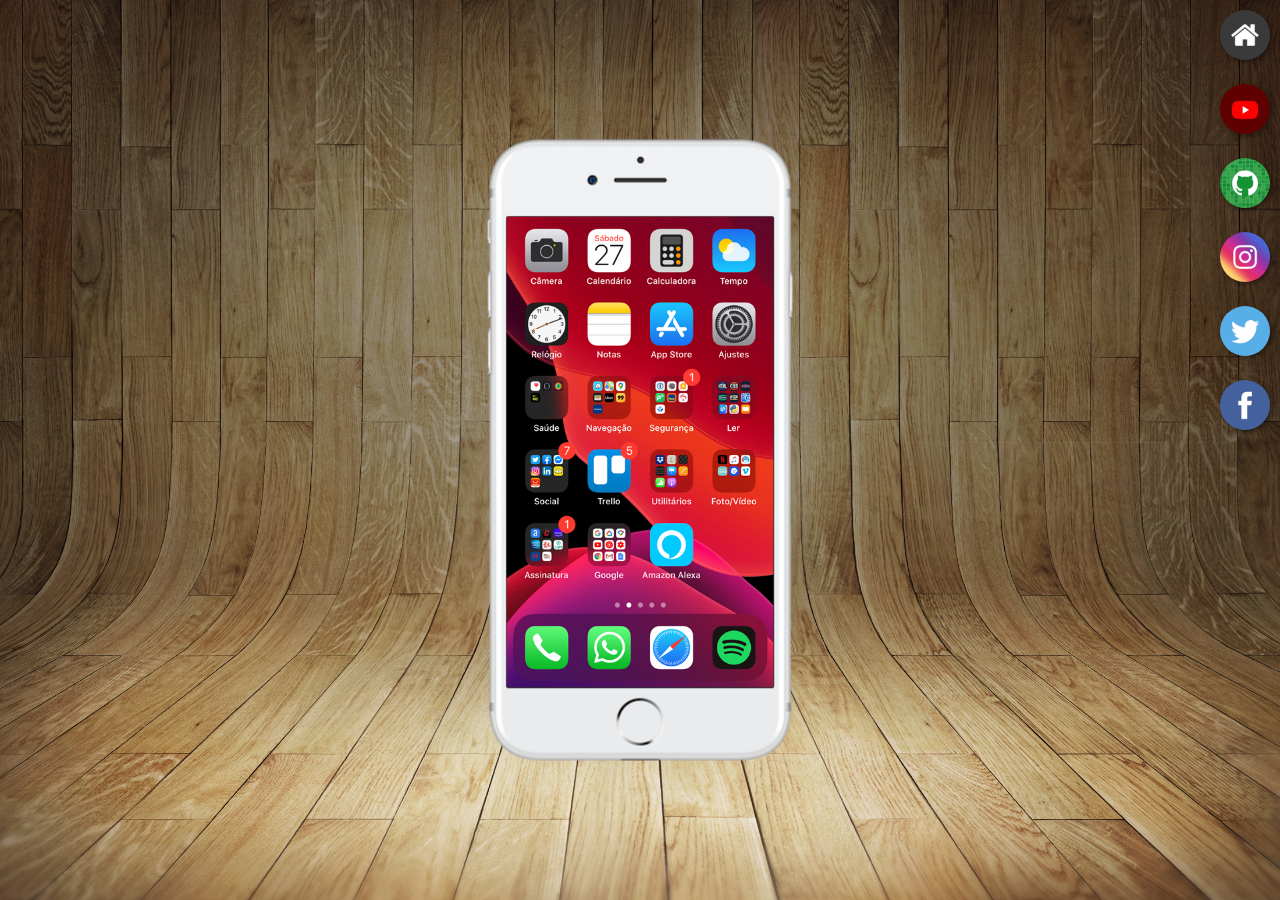
<file: index.html>
<!DOCTYPE html>
<html lang="pt-br">
<head>
    <meta charset="UTF-8">
    <meta name="viewport" content="width=device-width, initial-scale=1.0">
    <link rel="shortcut icon" href="favicon.ico" type="image/x-icon">
    <link rel="stylesheet" href="estilos/style.css">
    <title>Projeto Redes Sociais</title>
</head>
<body>
    <main>
        <section id="telefone">
            <iframe src="home.html" name="tela" id="tela" frameborder="0">
                Seu navegador não é compatível com isso.
            </iframe>
        </section>
        <section id="redes-sociais">
            <a href="home.html" target="tela"><img src="imagens/logo-home.jpg" alt="Home"></a><br>
            <a href="youtube.html" target="tela"><img src="imagens/logo-youtube.jpg" alt="YouTube"></a><br>
            <a href="github.html" target="tela"><img src="imagens/logo-github.jpg" alt="GitHub"></a><br>
            <a href="instagram.html" target="tela"><img src="imagens/logo-instagram.jpg" alt="Instagram"></a><br>
            <a href="twitter.html" target="tela"><img src="imagens/logo-twitter.jpg" alt="Twitter"></a><br>
            <a href="facebook.html
            " target="tela"><img src="imagens/logo-facebook.jpg" alt="Facebook"></a>
        </section>
    </main>
</body>
</html>
</file>
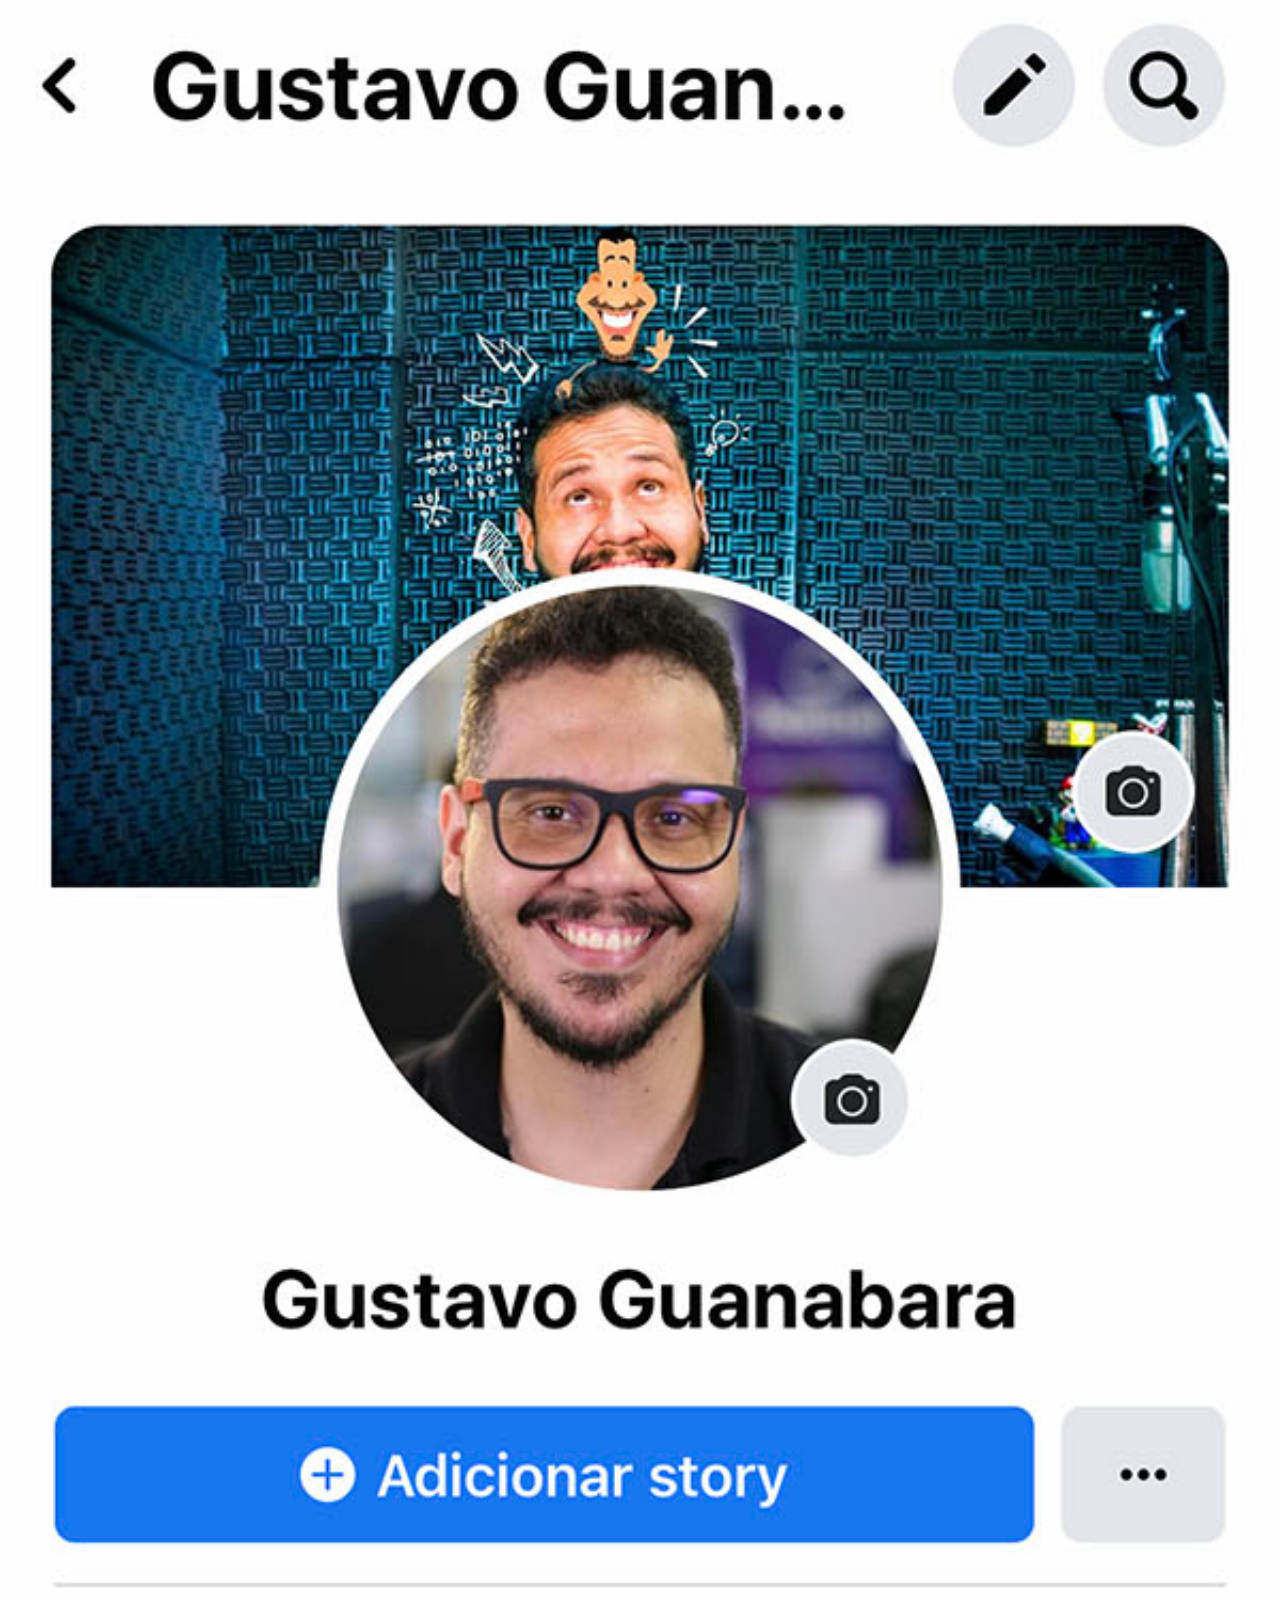
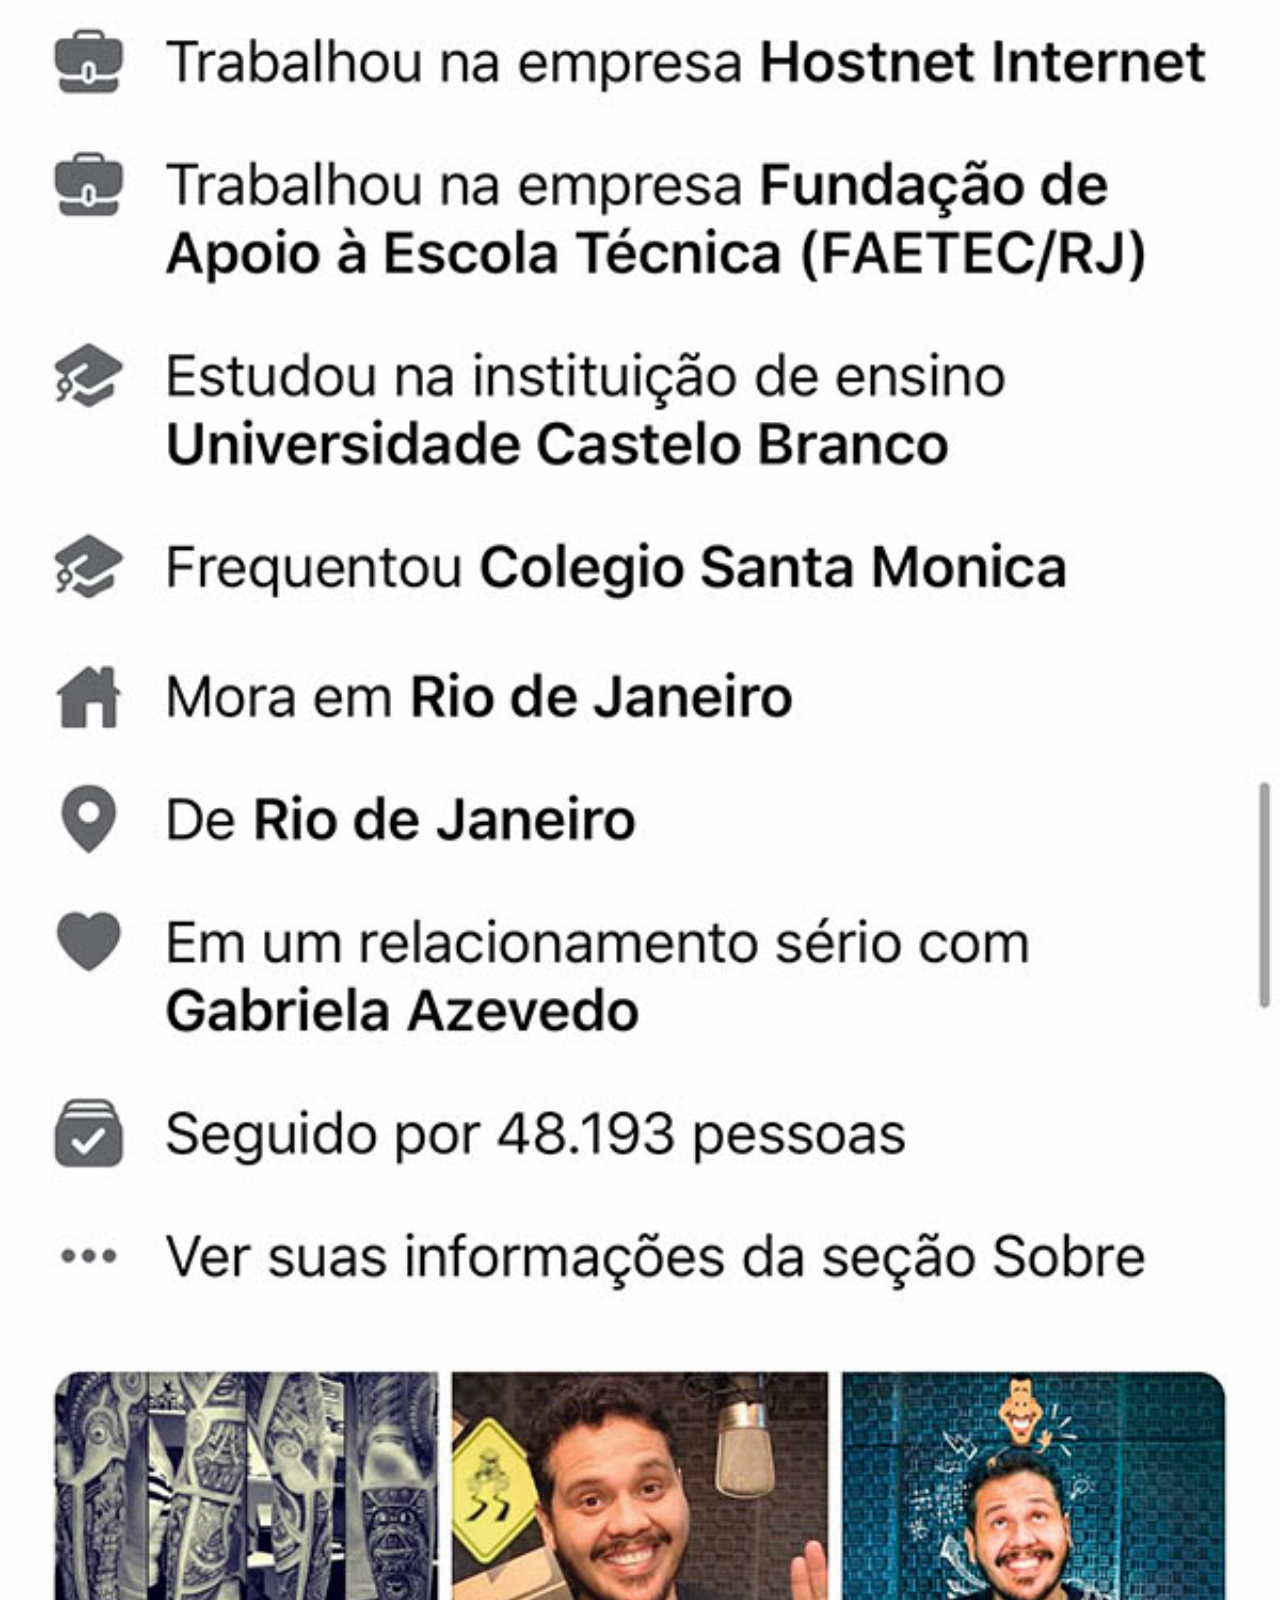
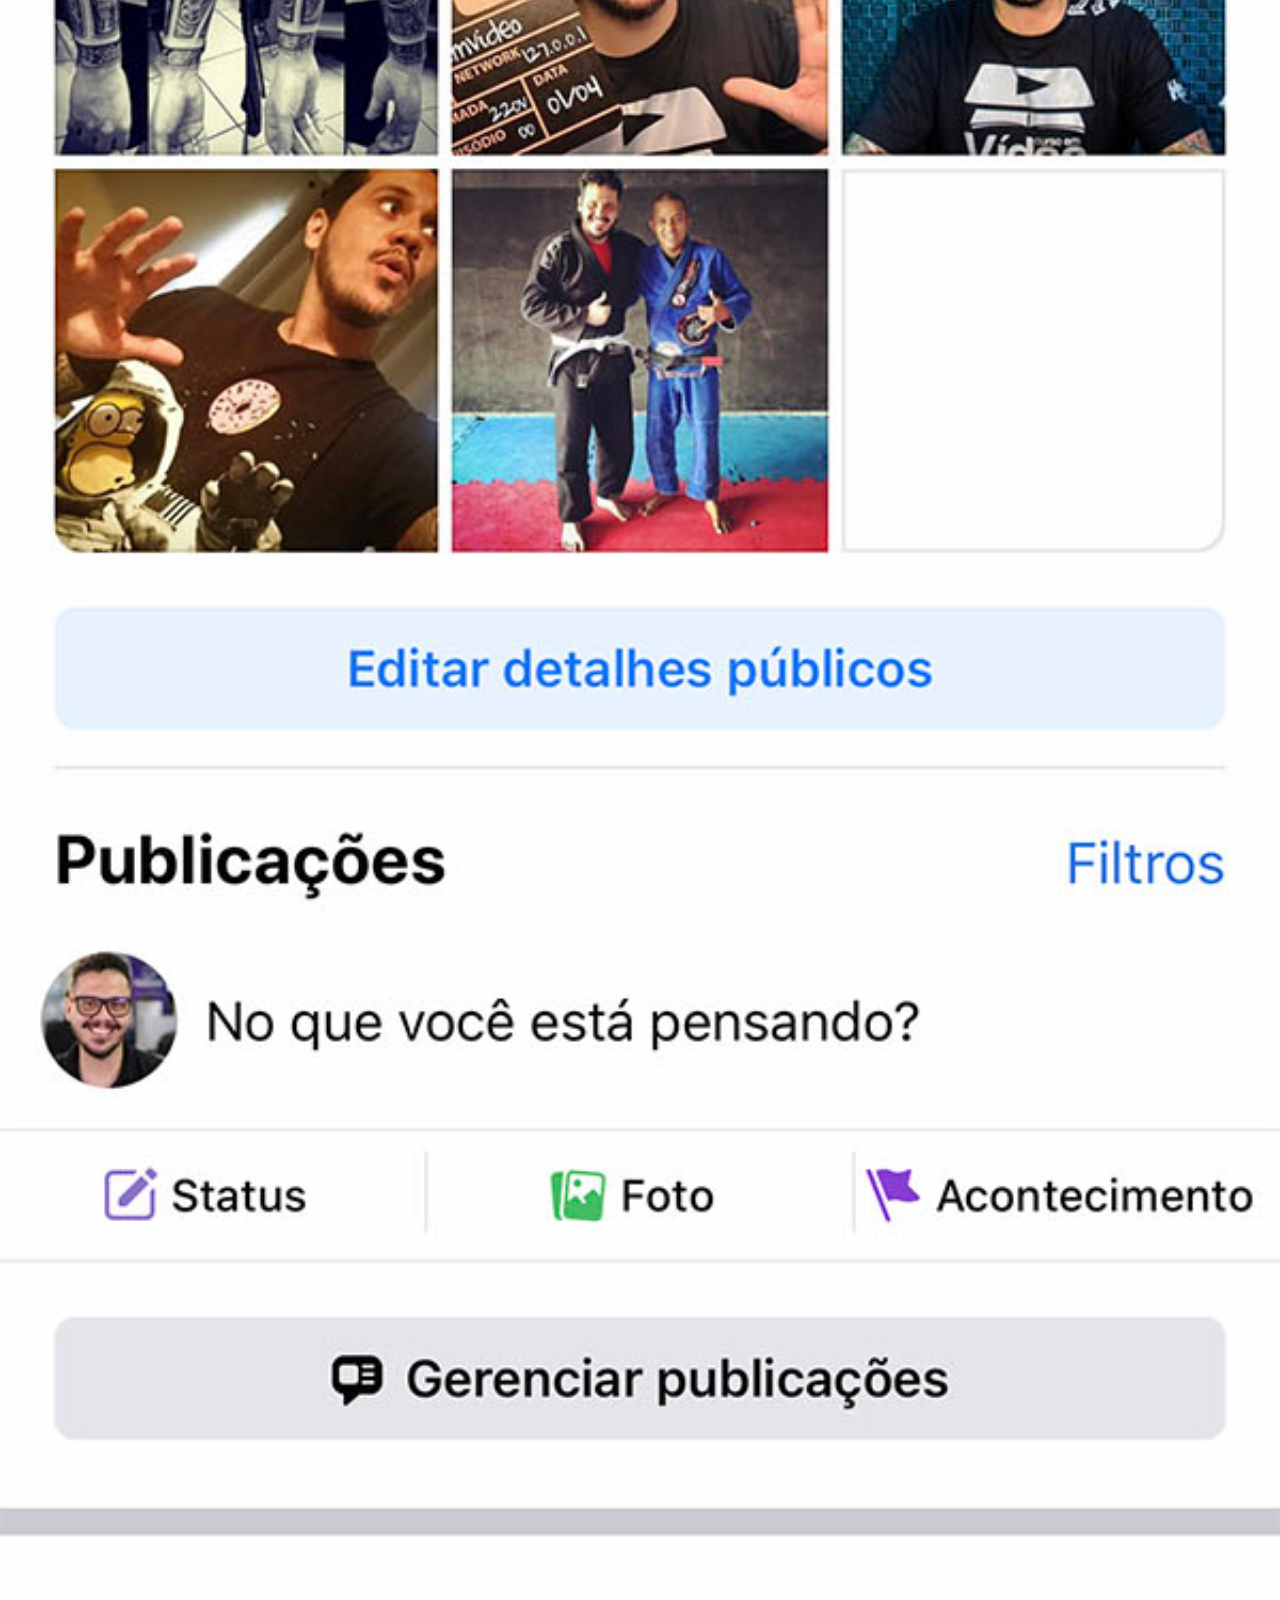
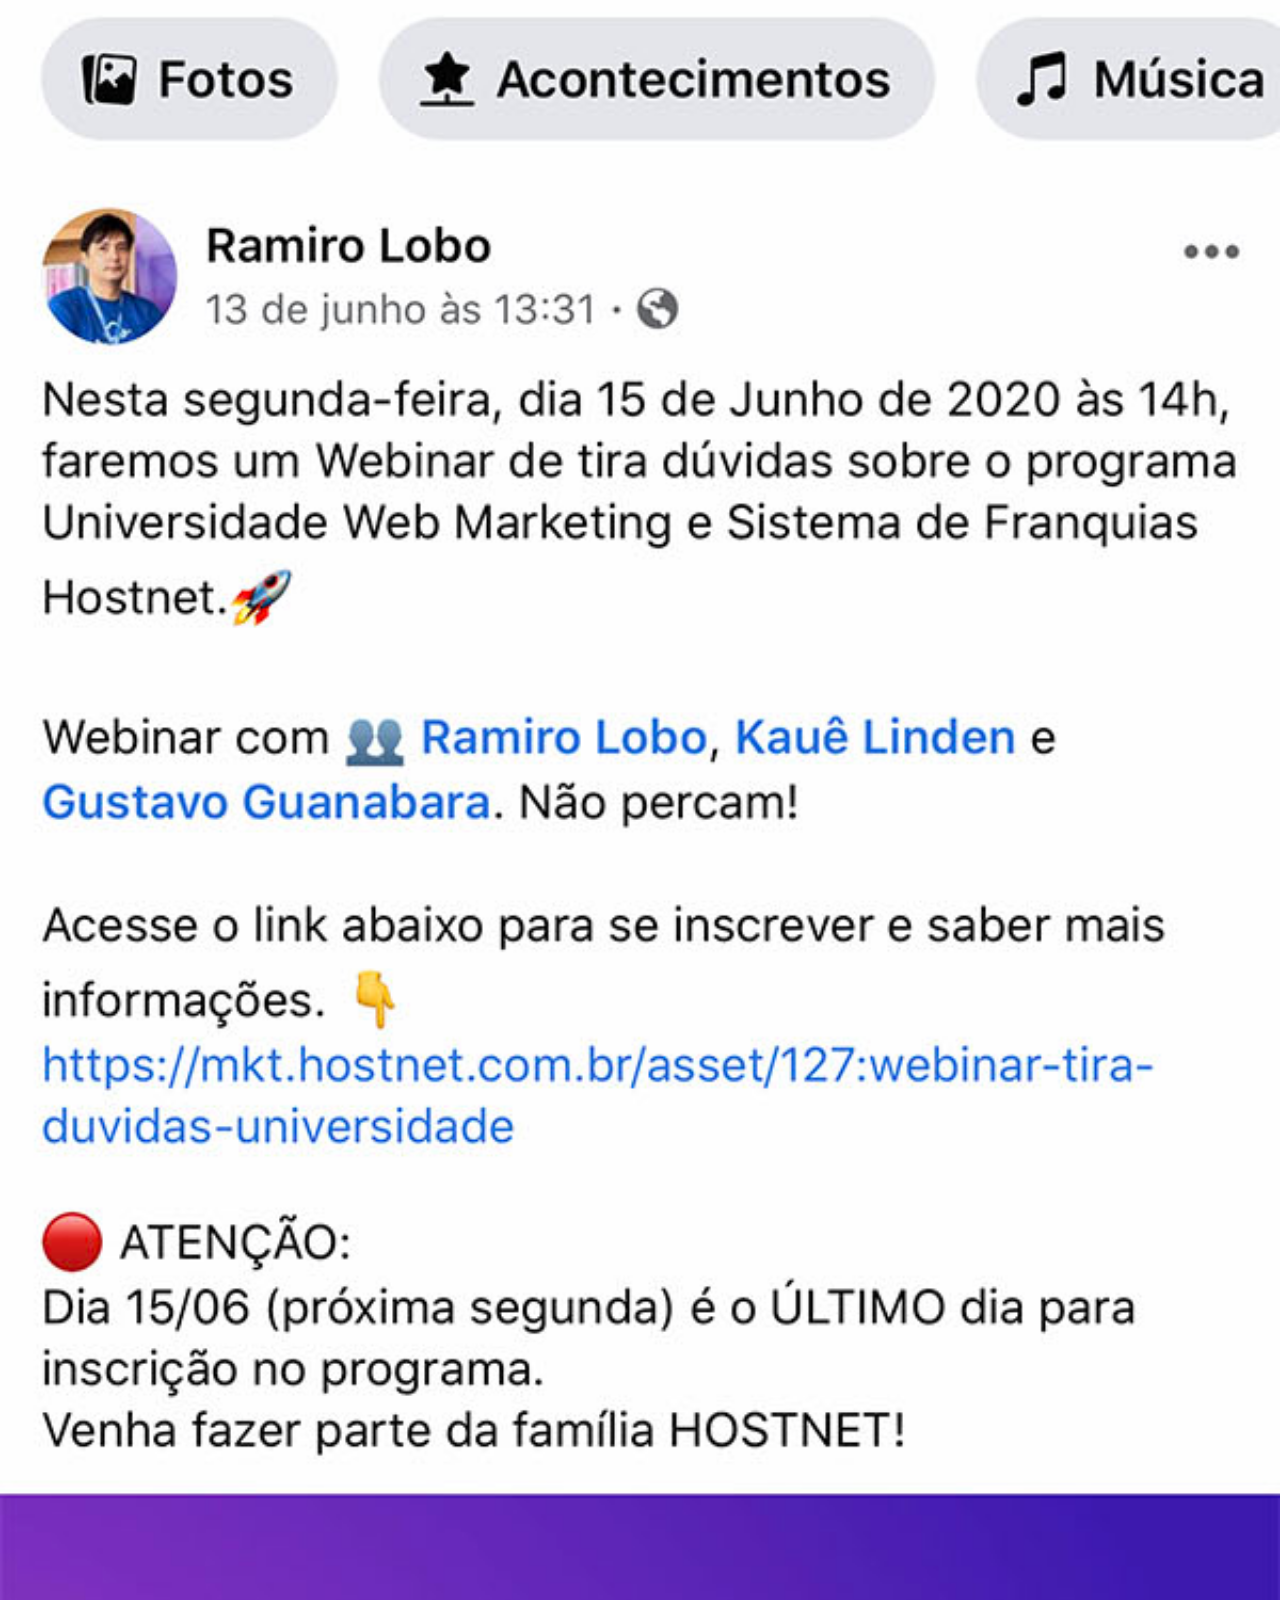
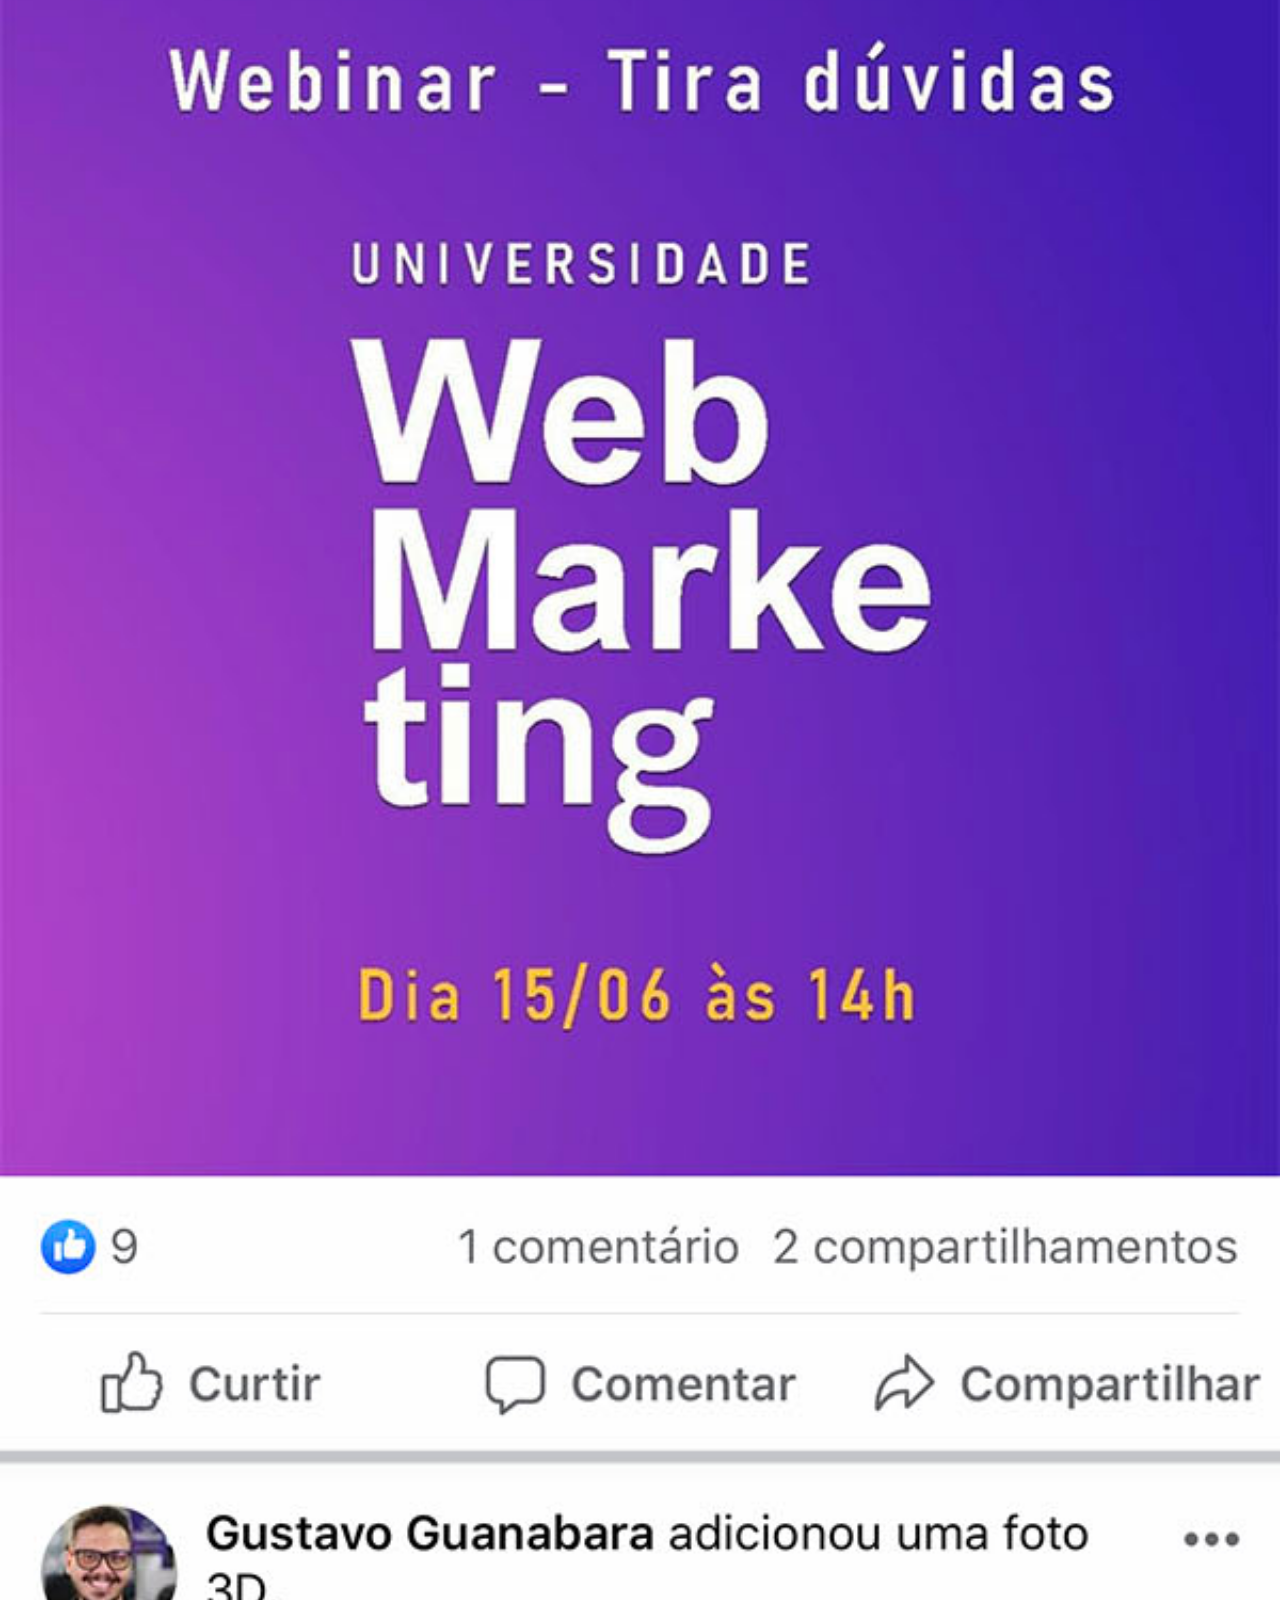
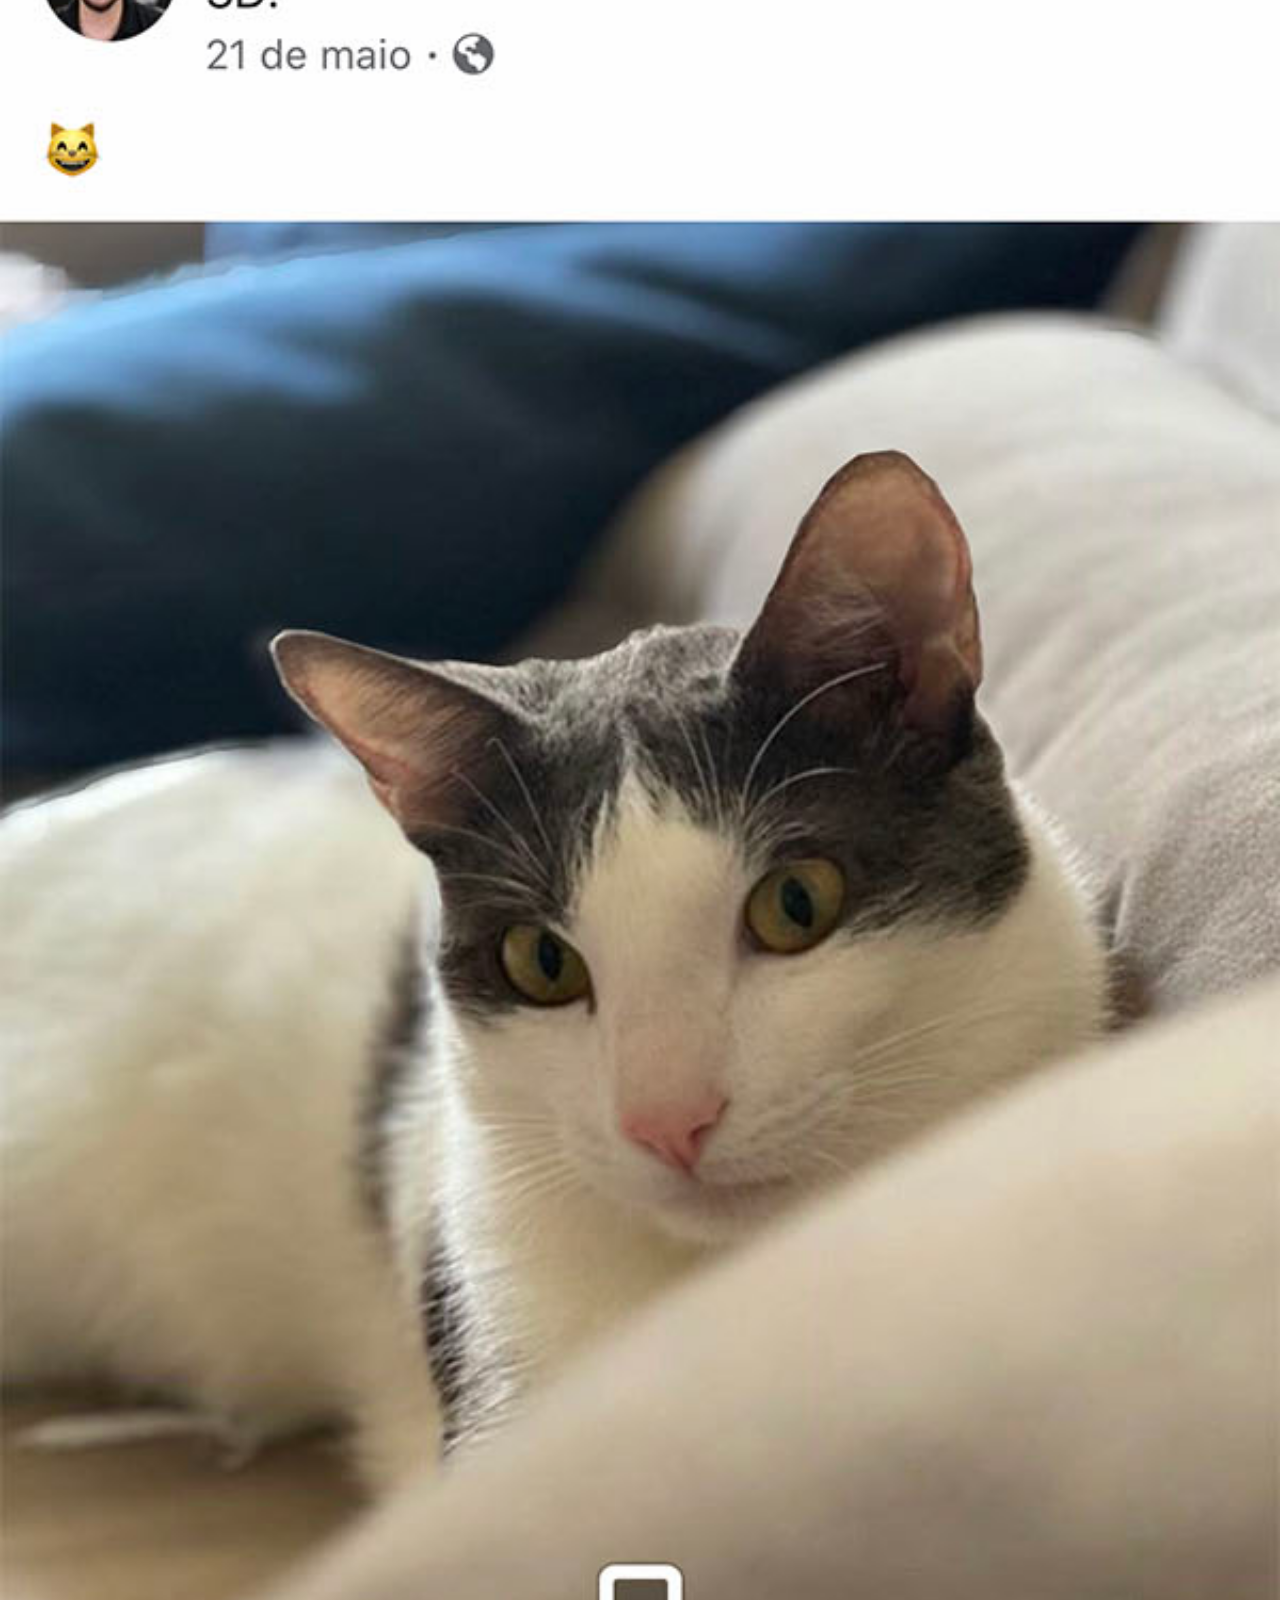
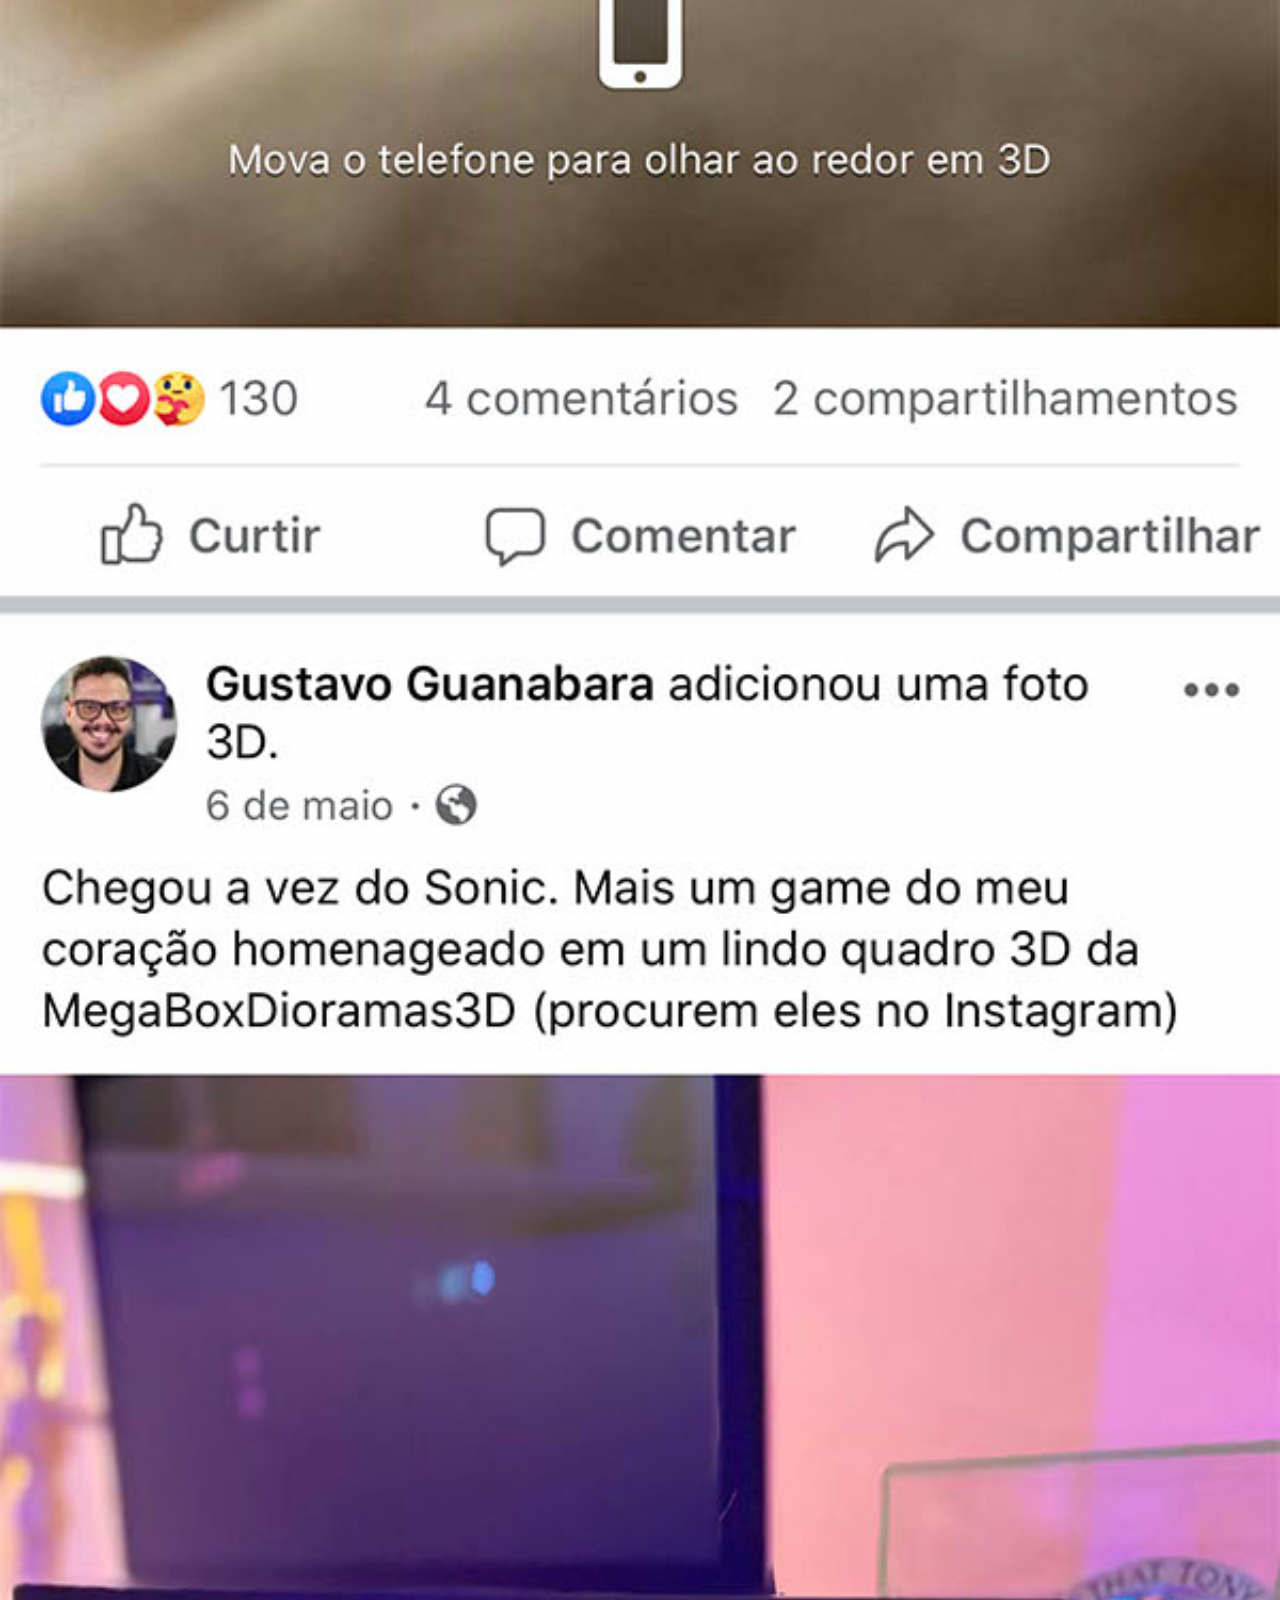
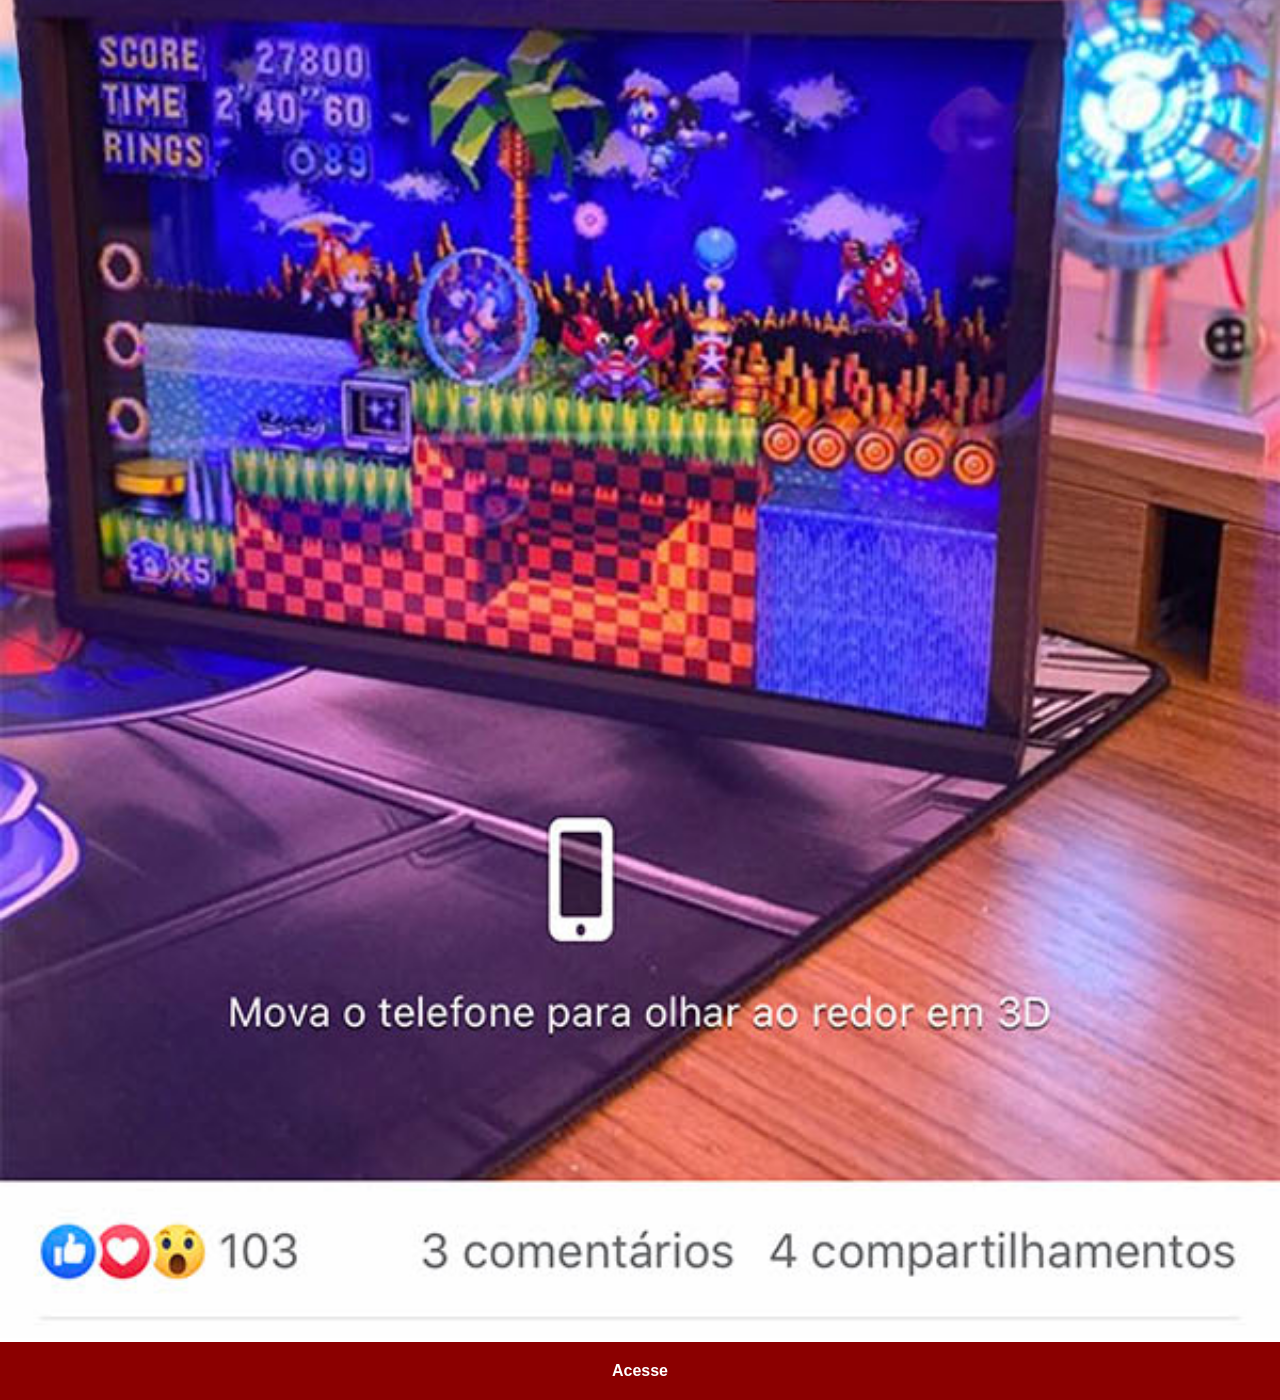
<file: facebook.html>
<!DOCTYPE html>
<html lang="pt-br">
<head>
    <meta charset="UTF-8">
    <meta name="viewport" content="width=device-width, initial-scale=1.0">
    <title>Facebook</title>
    <link rel="stylesheet" href="estilos/social.css">
</head>
<body>
    <img src="imagens/tela-facebook.jpg" alt="Facebook">
    <a href="https://www.facebook.com/gustavoguanabara" target="_blank">Acesse</a>
</body>
</html>
</file>
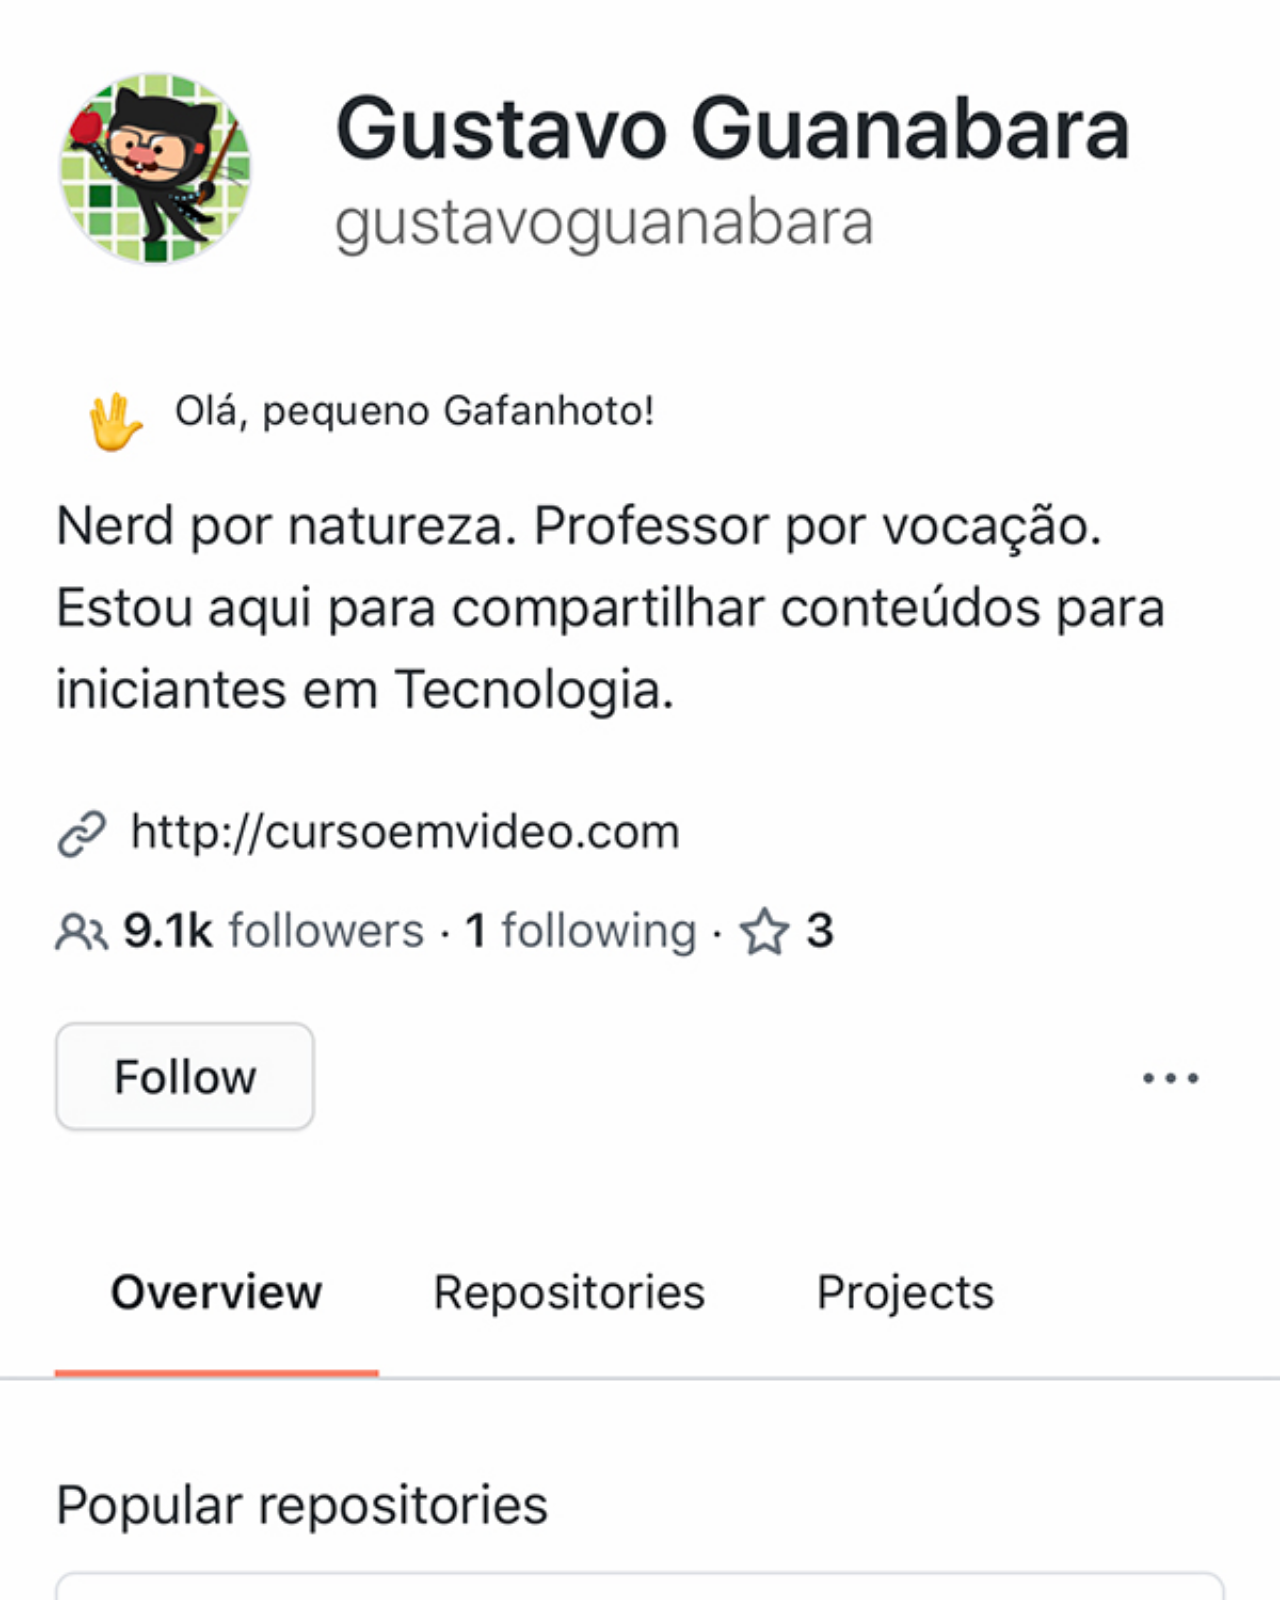
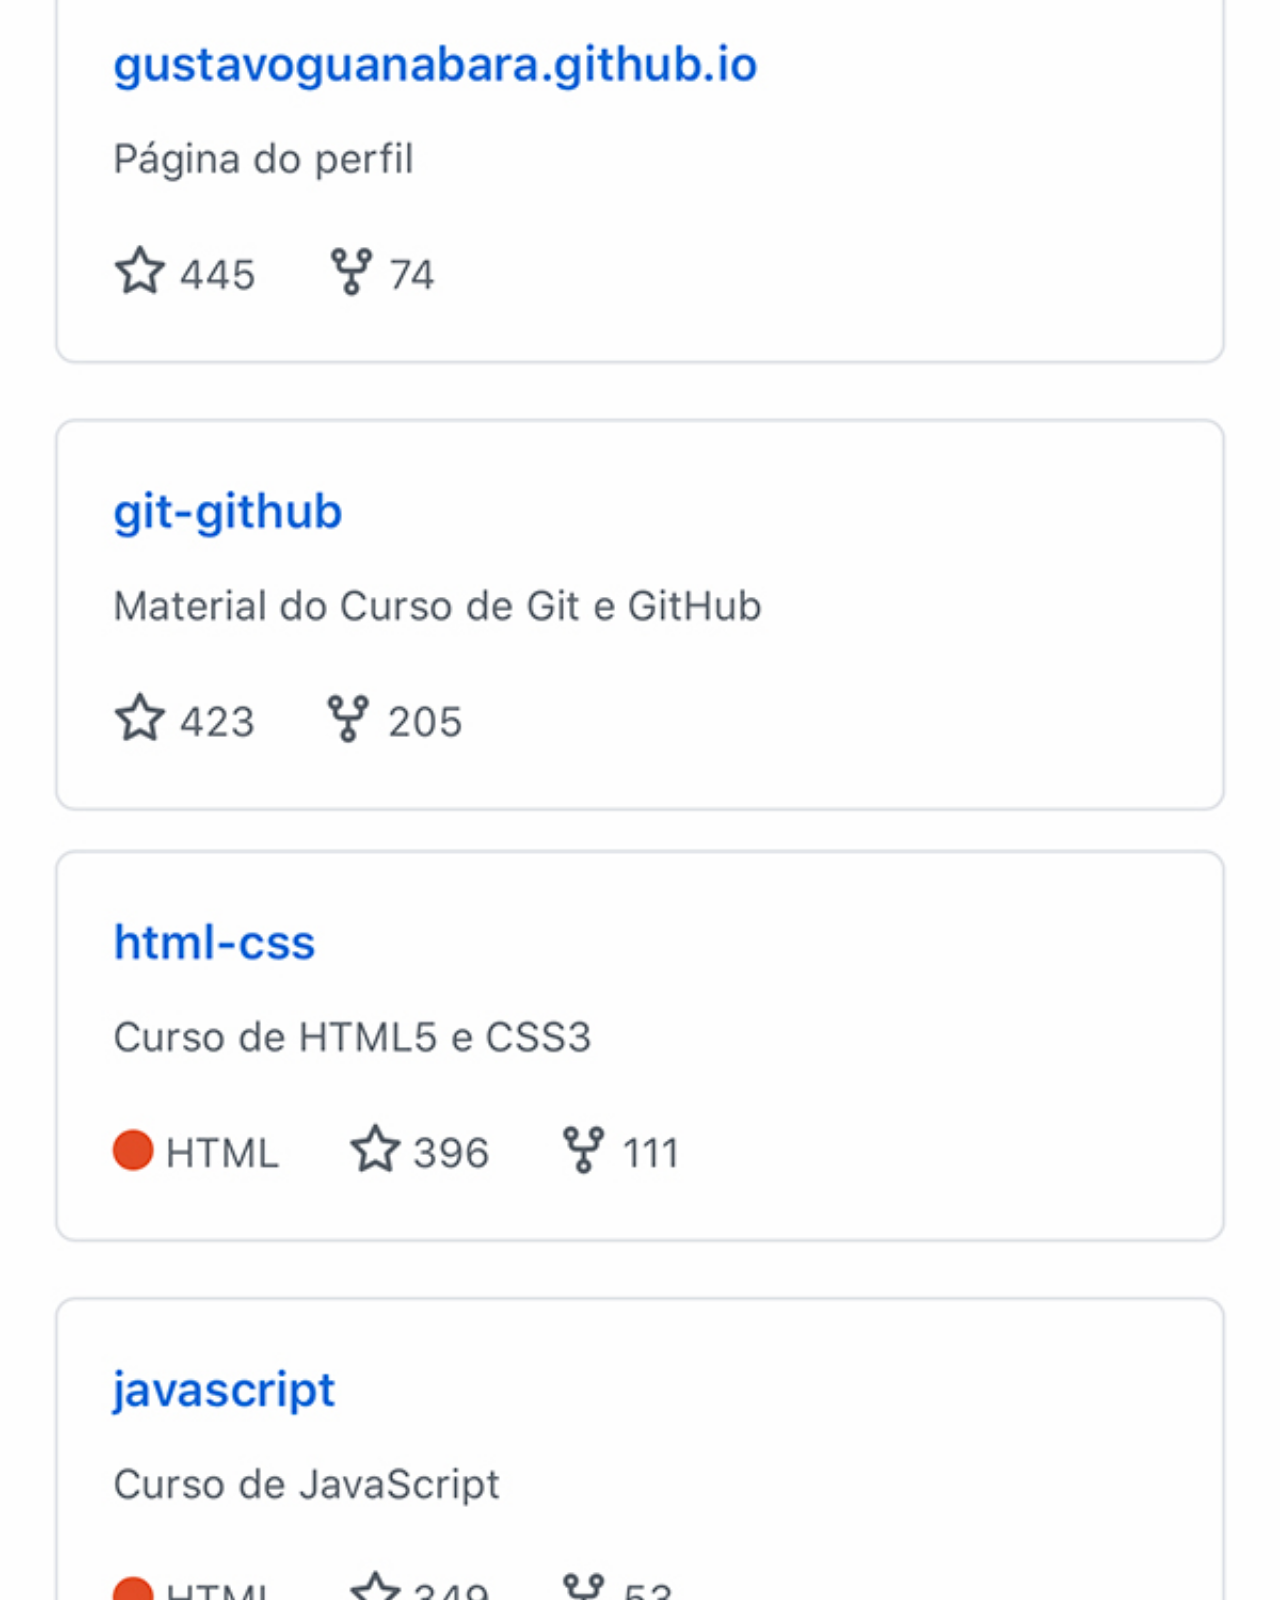
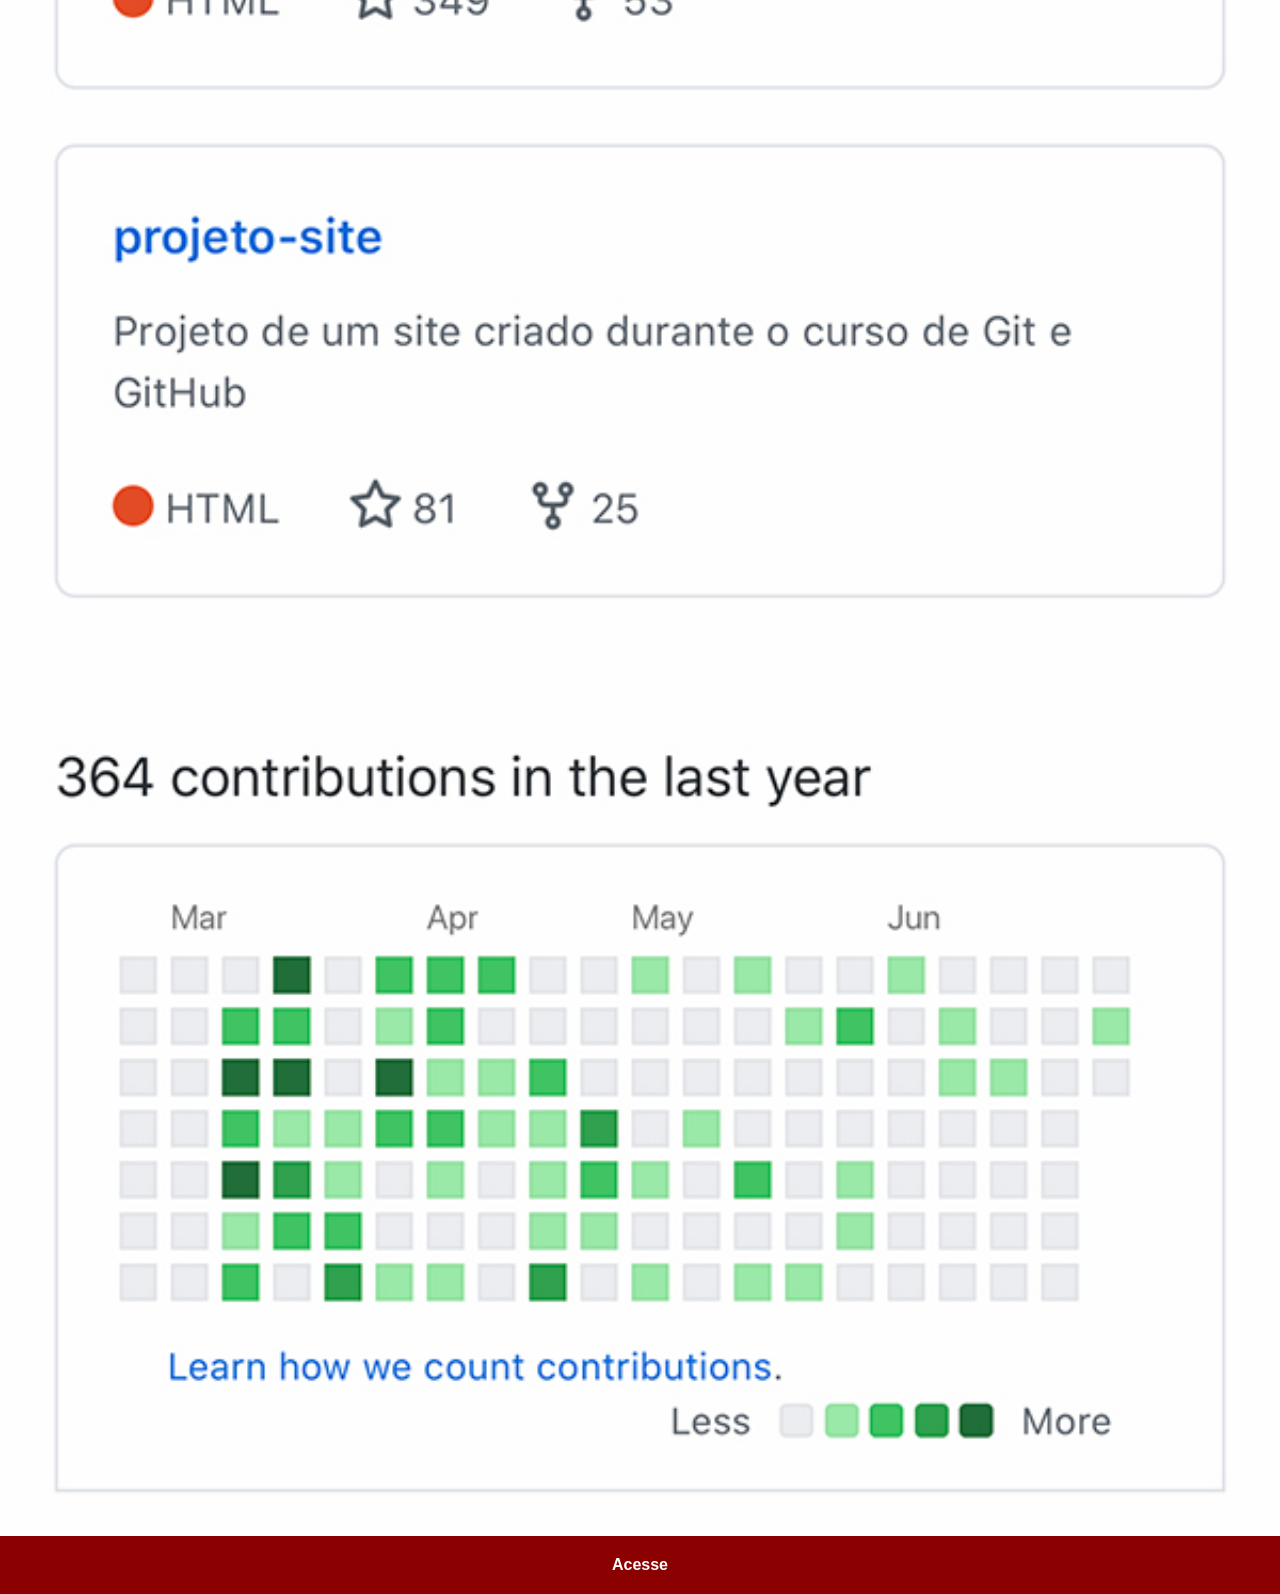
<file: github.html>
<!DOCTYPE html>
<html lang="pt-br">
<head>
    <meta charset="UTF-8">
    <meta name="viewport" content="width=device-width, initial-scale=1.0">
    <title>GitHub</title>
    <link rel="stylesheet" href="estilos/social.css">
</head>
<body>
    <img src="imagens/tela-github.jpg" alt="GitHub">
    <a href="https://github.com/gustavoguanabara" target="_blank">Acesse</a>
</body>
</html>
</file>
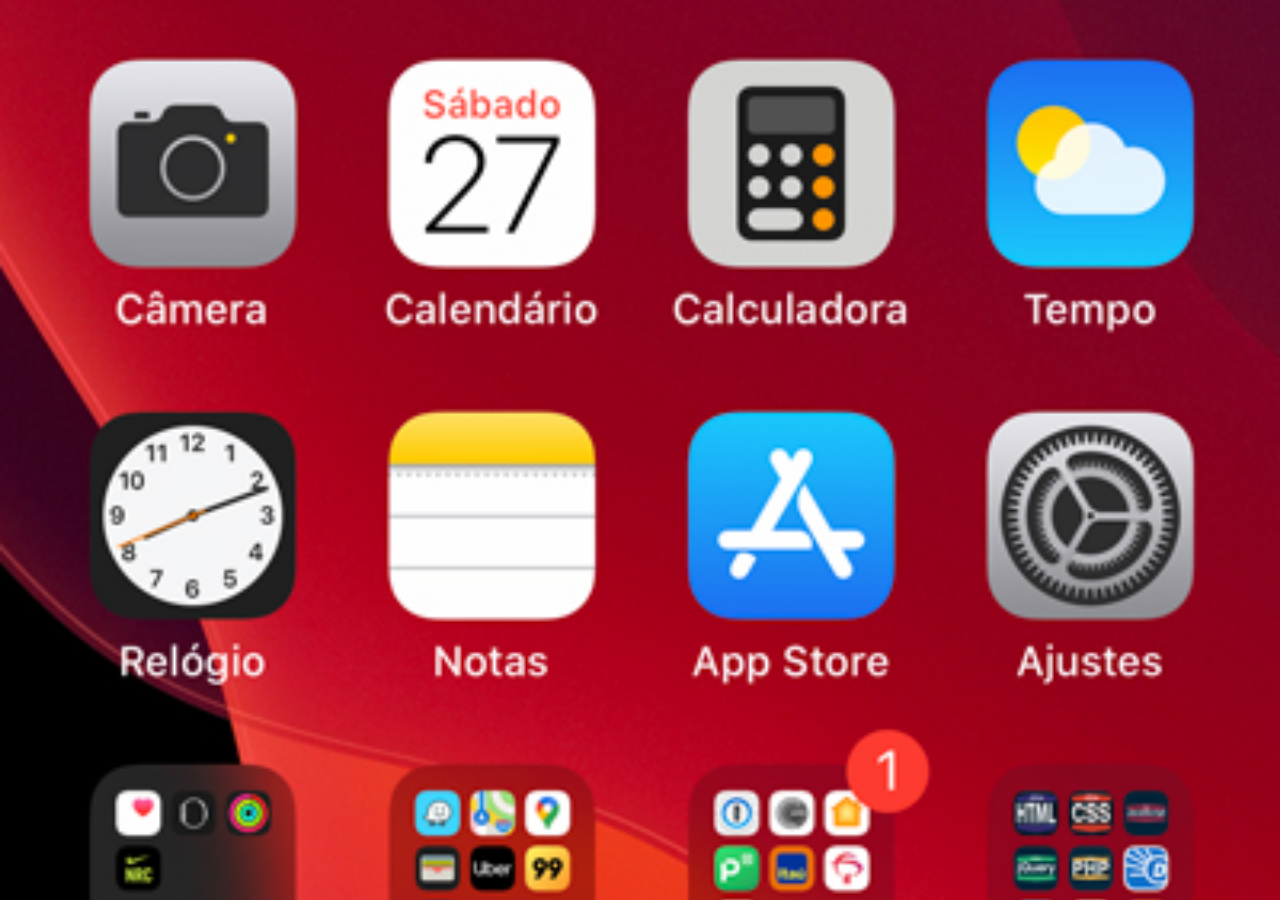
<file: home.html>
<!DOCTYPE html>
<html lang="pt-br">
<head>
    <meta charset="UTF-8">
    <meta name="viewport" content="width=device-width, initial-scale=1.0">
    <title>Home</title>
</head>
<style>
    * {
        margin: 0px;
        padding: 0px;
    }

    body {
        width: 100vw;
        height: 100vh;
        background: black url('imagens/tela-home.jpg') no-repeat top center;
        background-size: cover;
    }
</style>
<body>
    
</body>
</html>
</file>
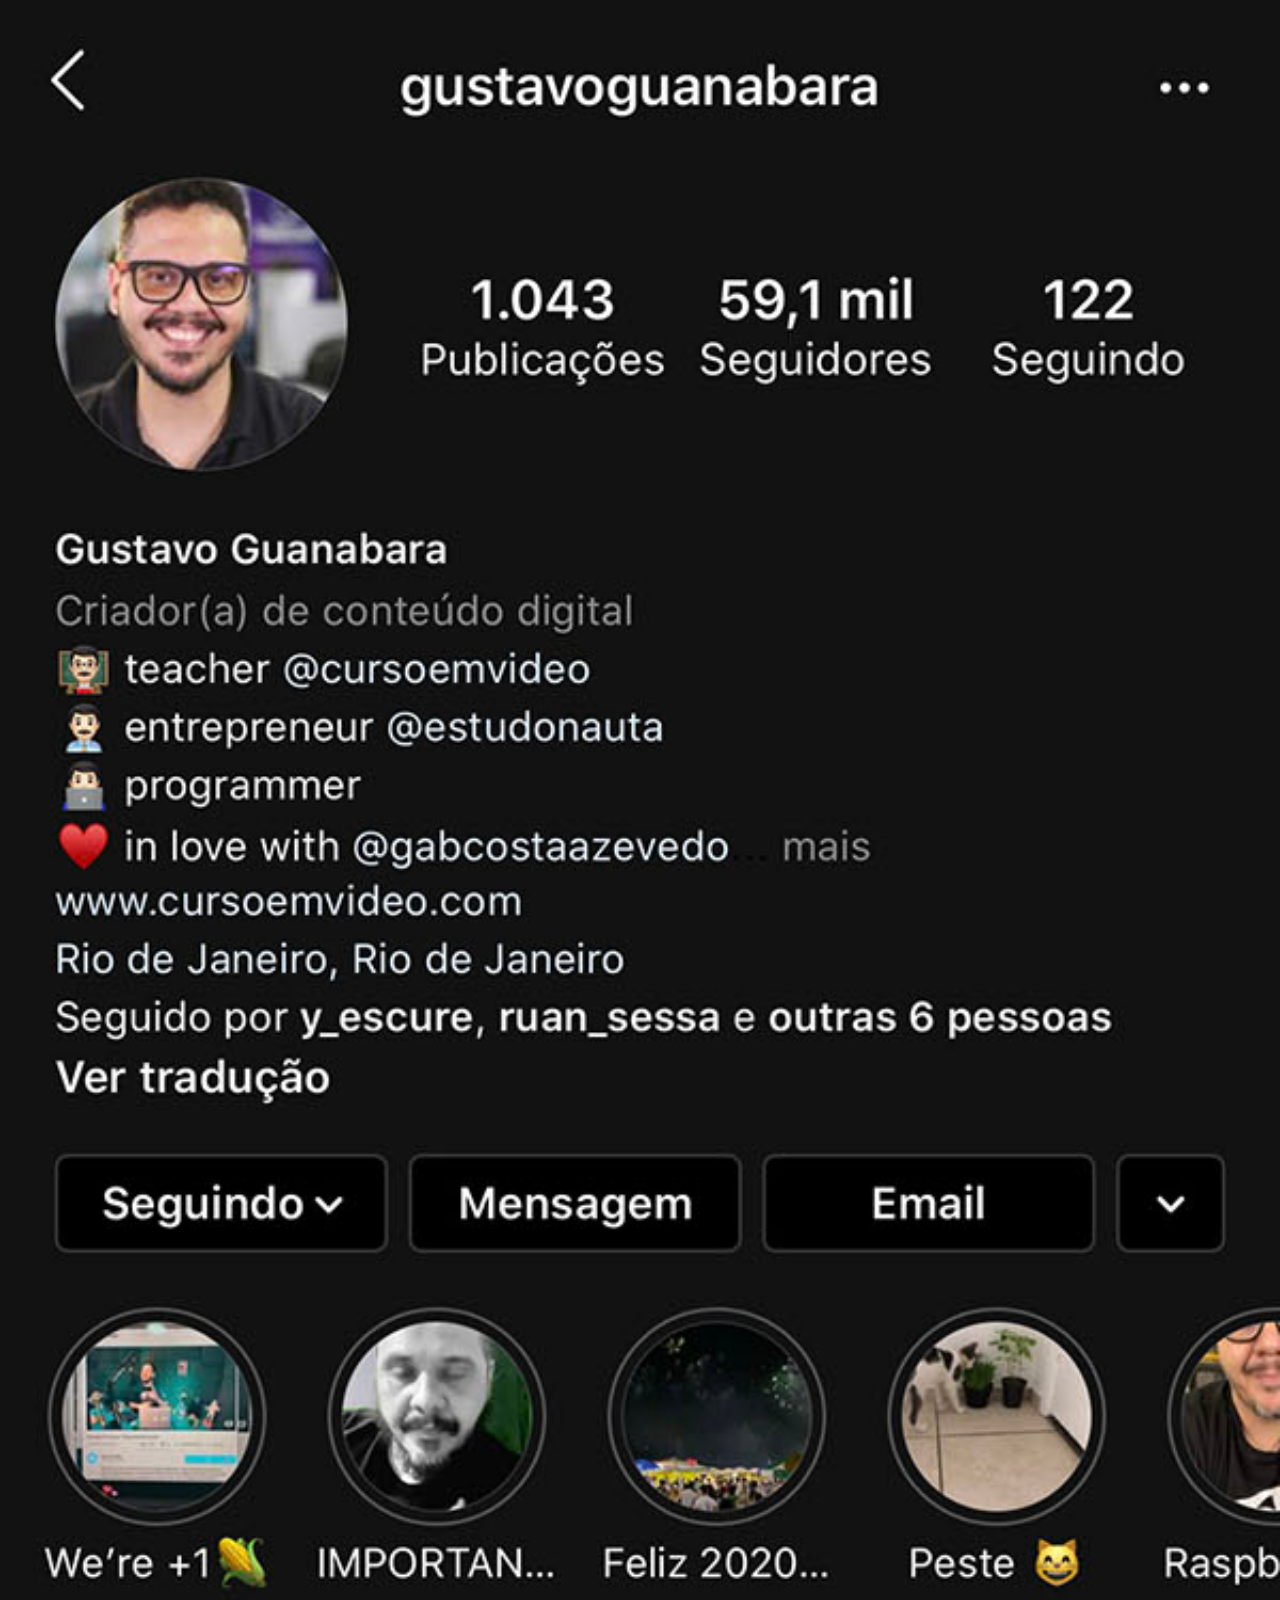
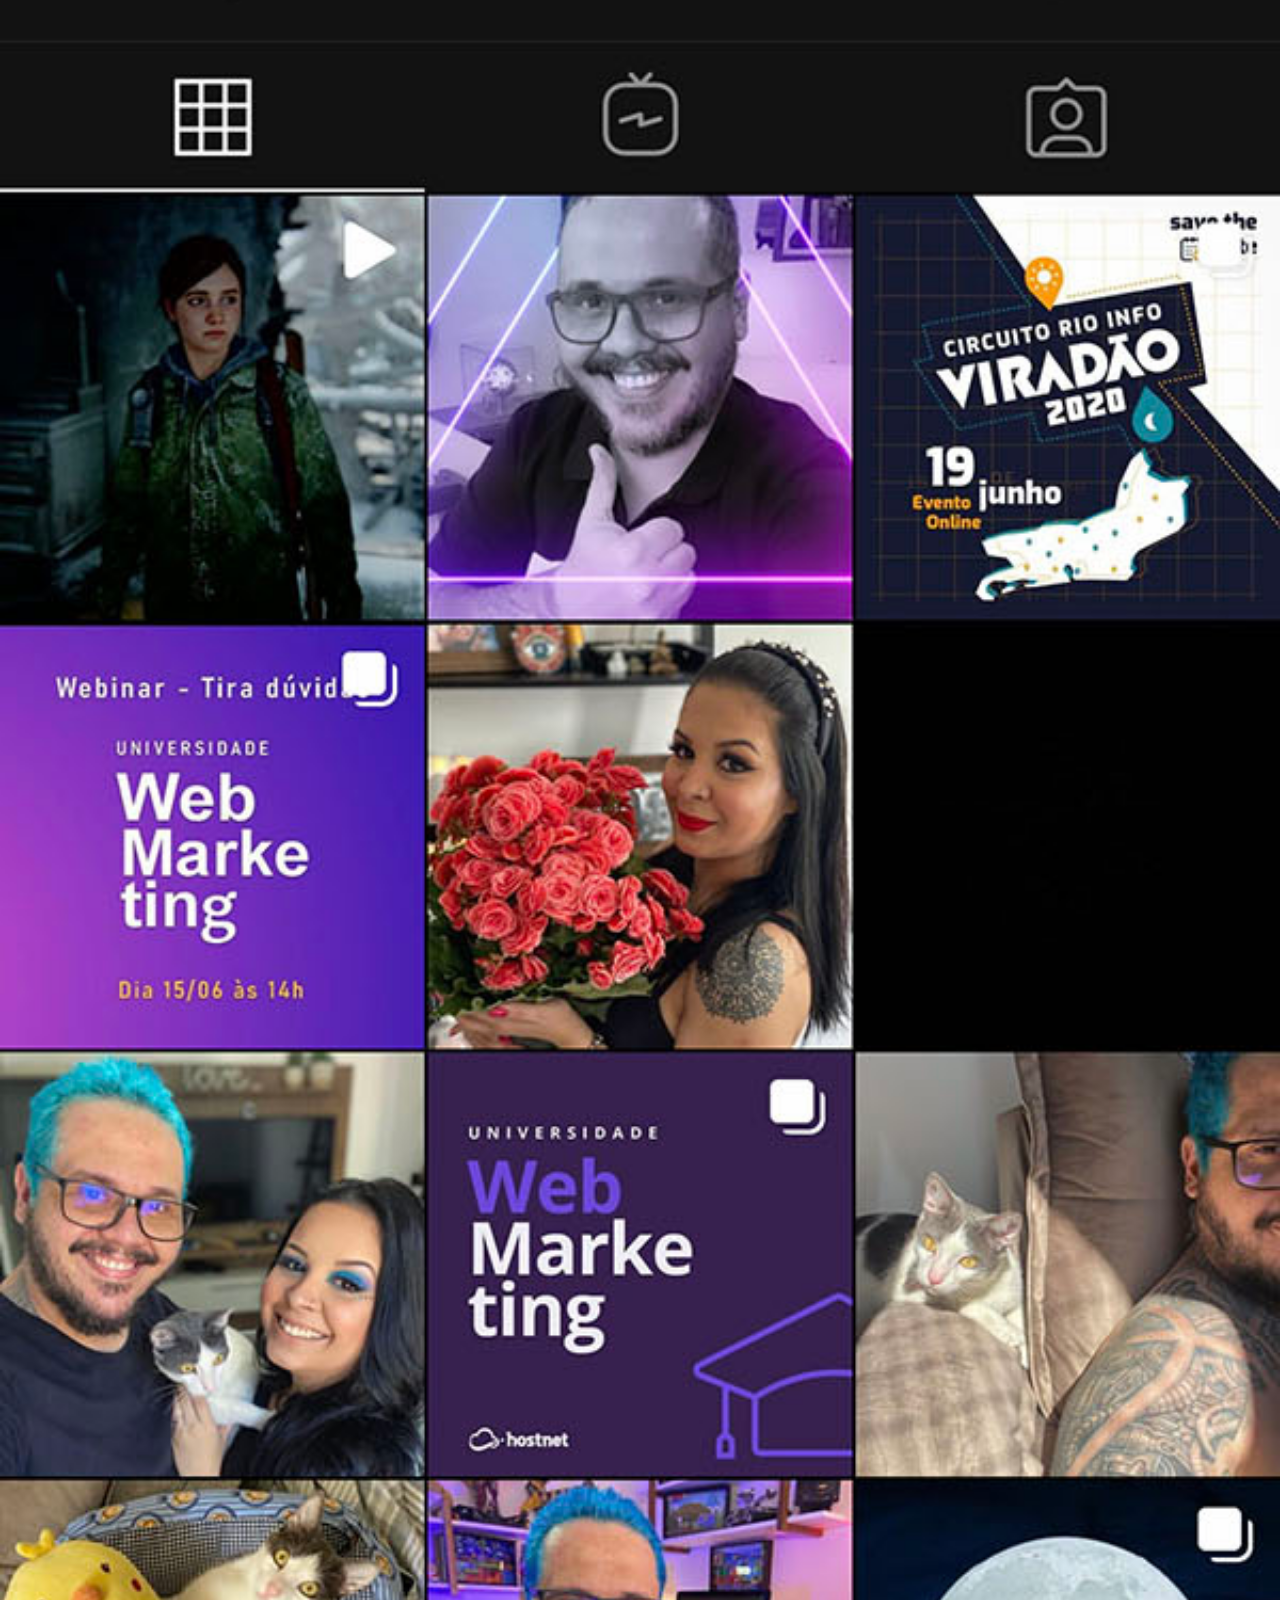
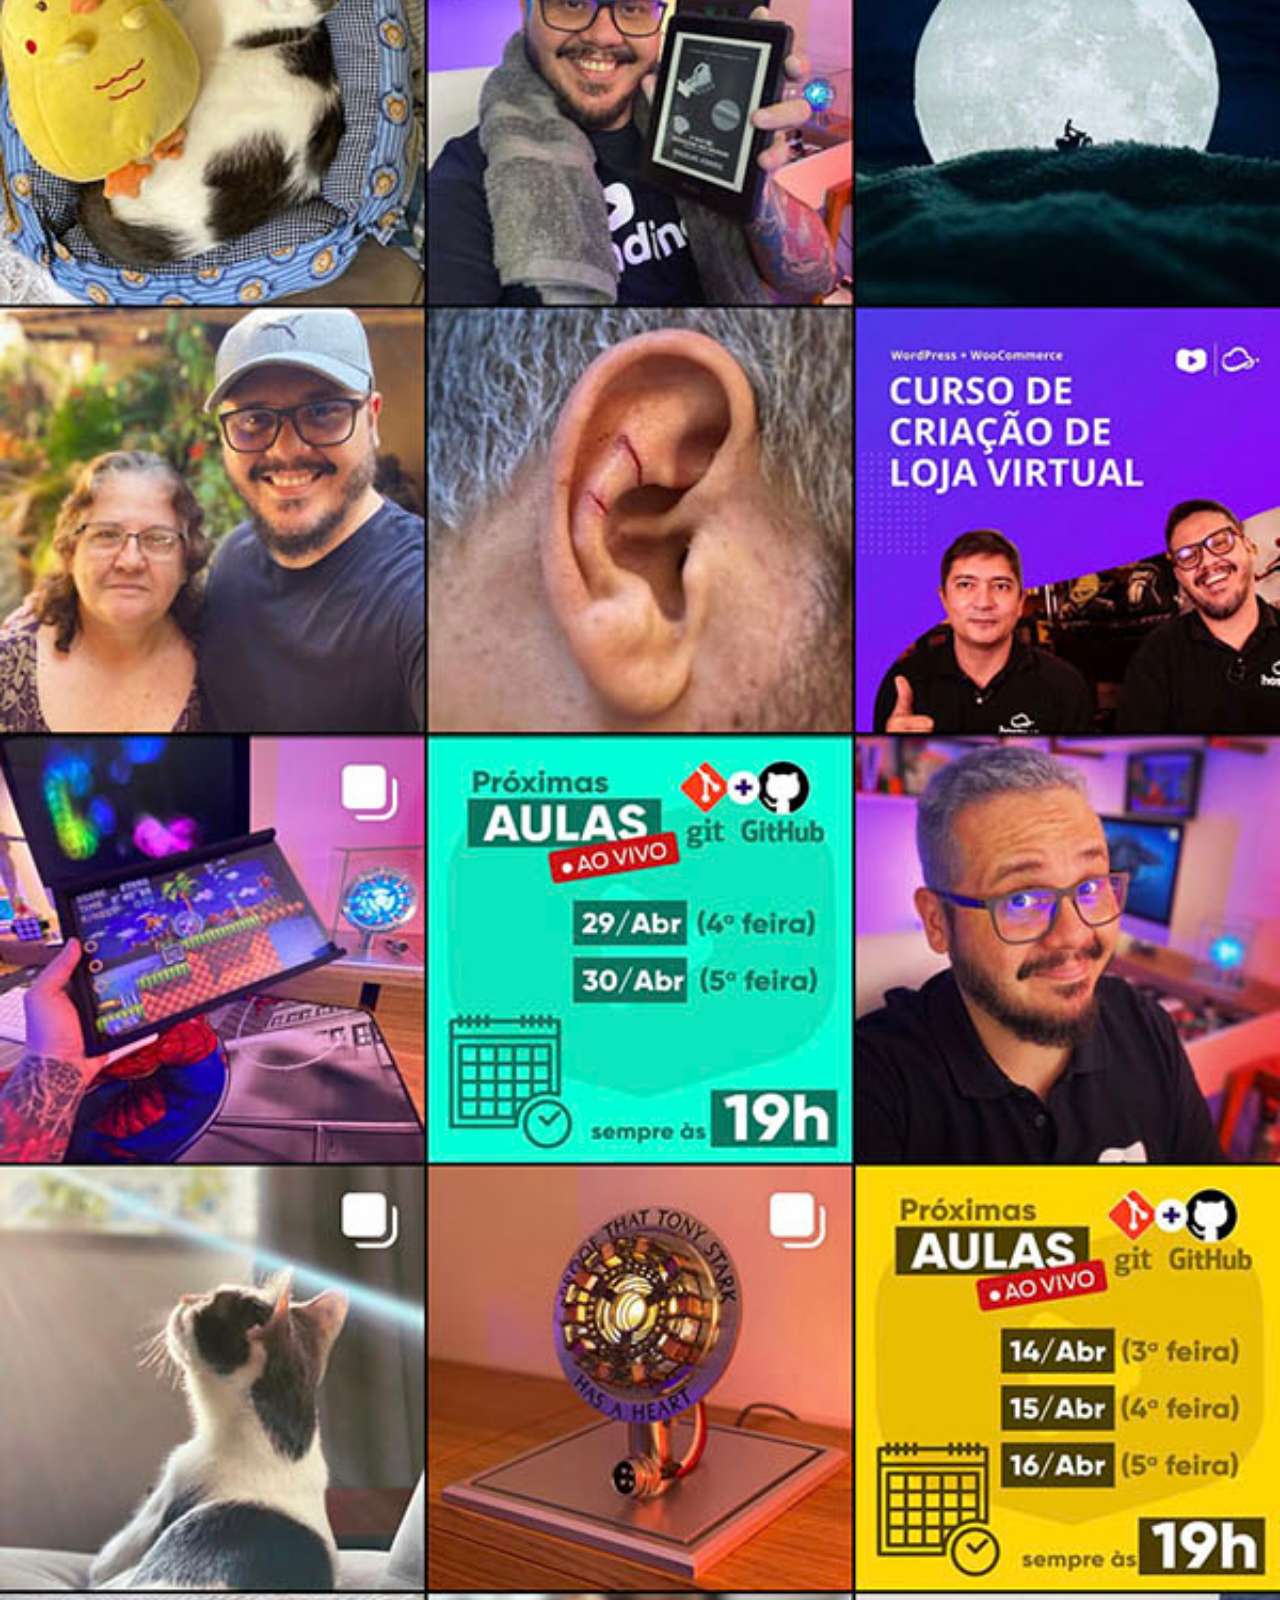
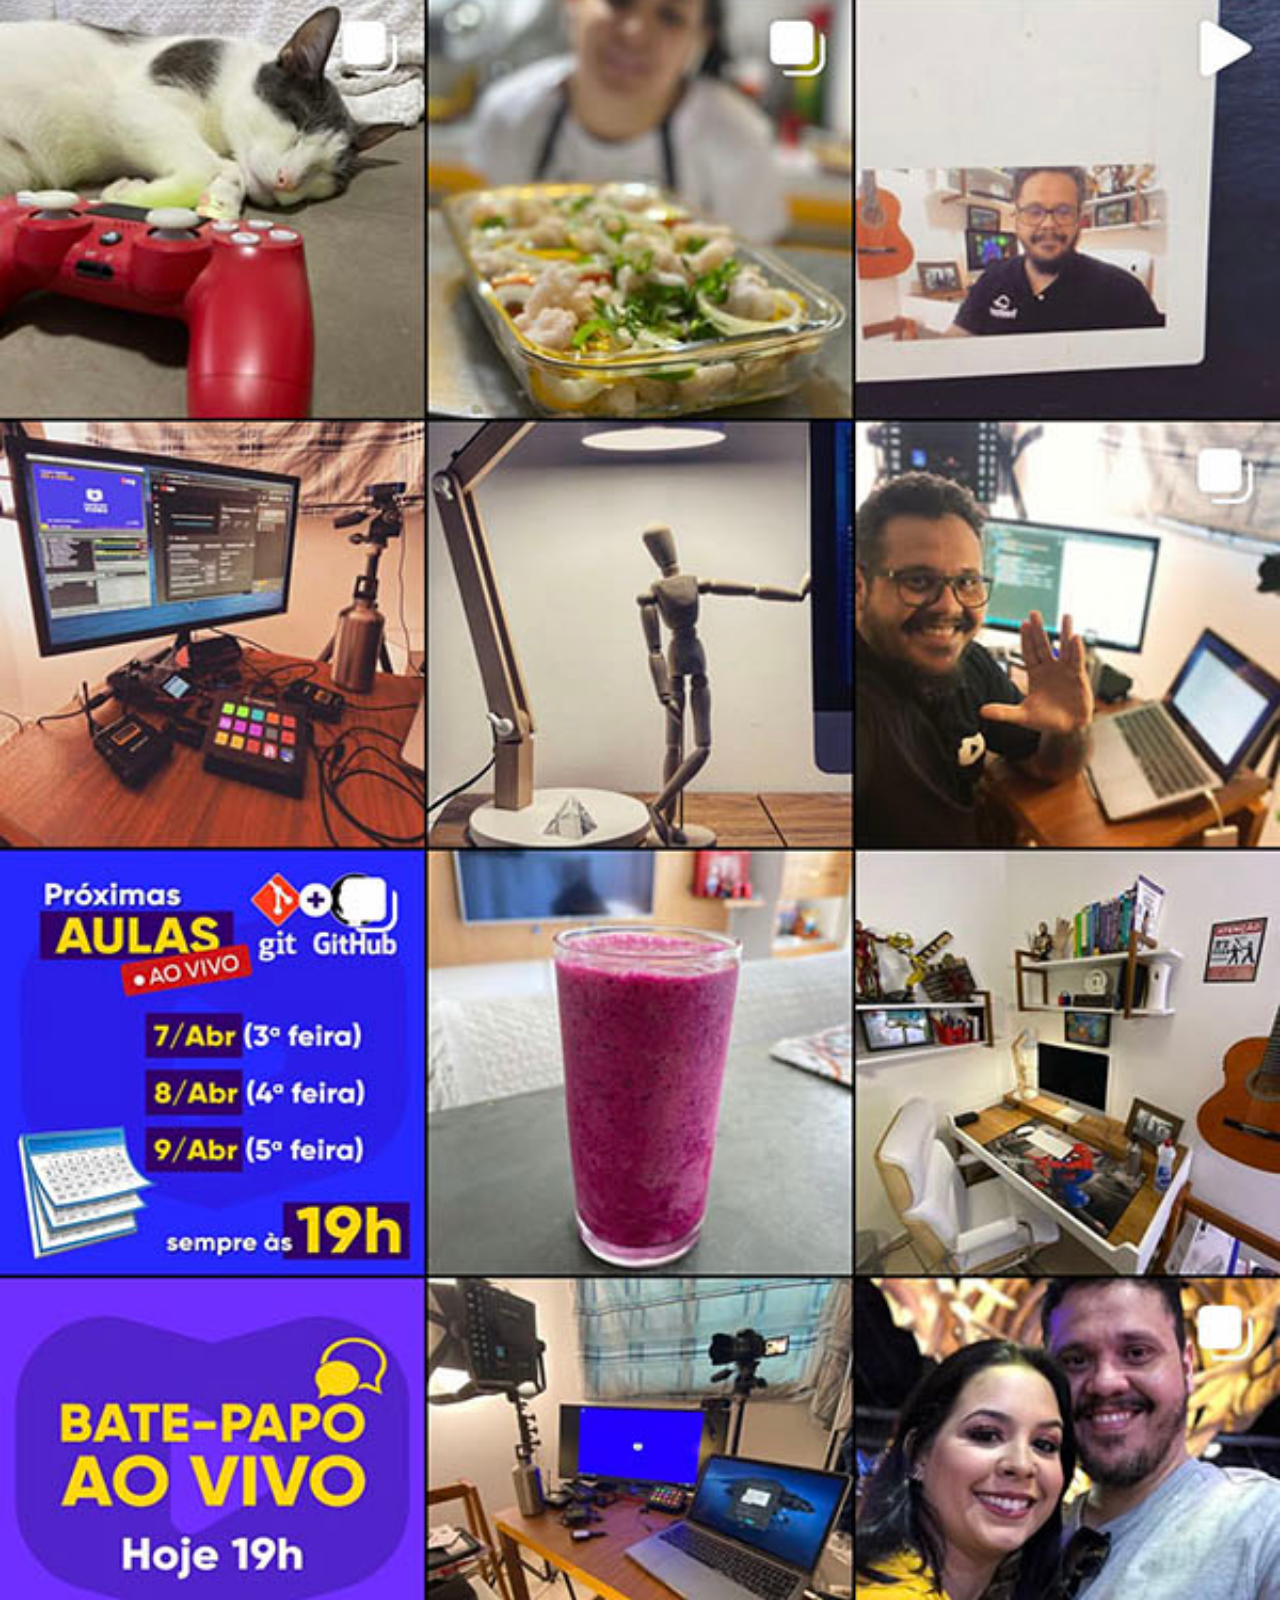
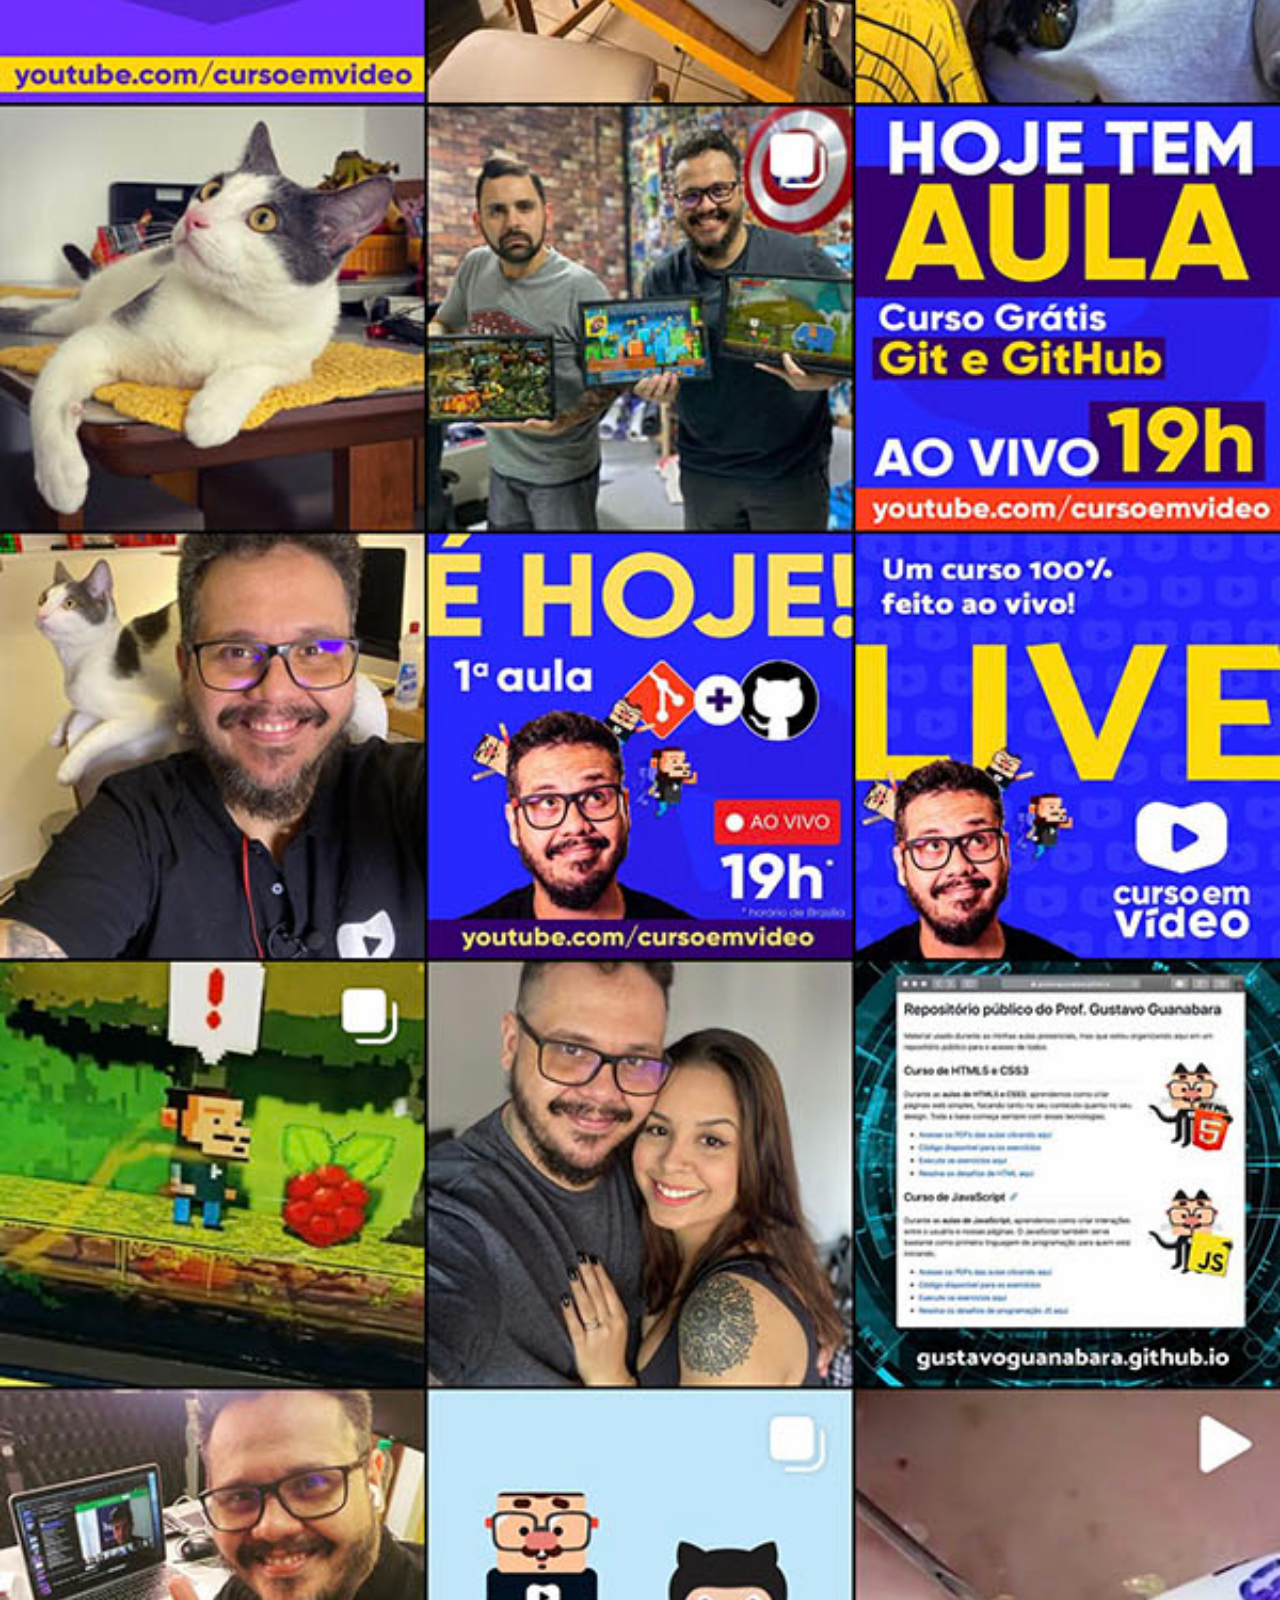
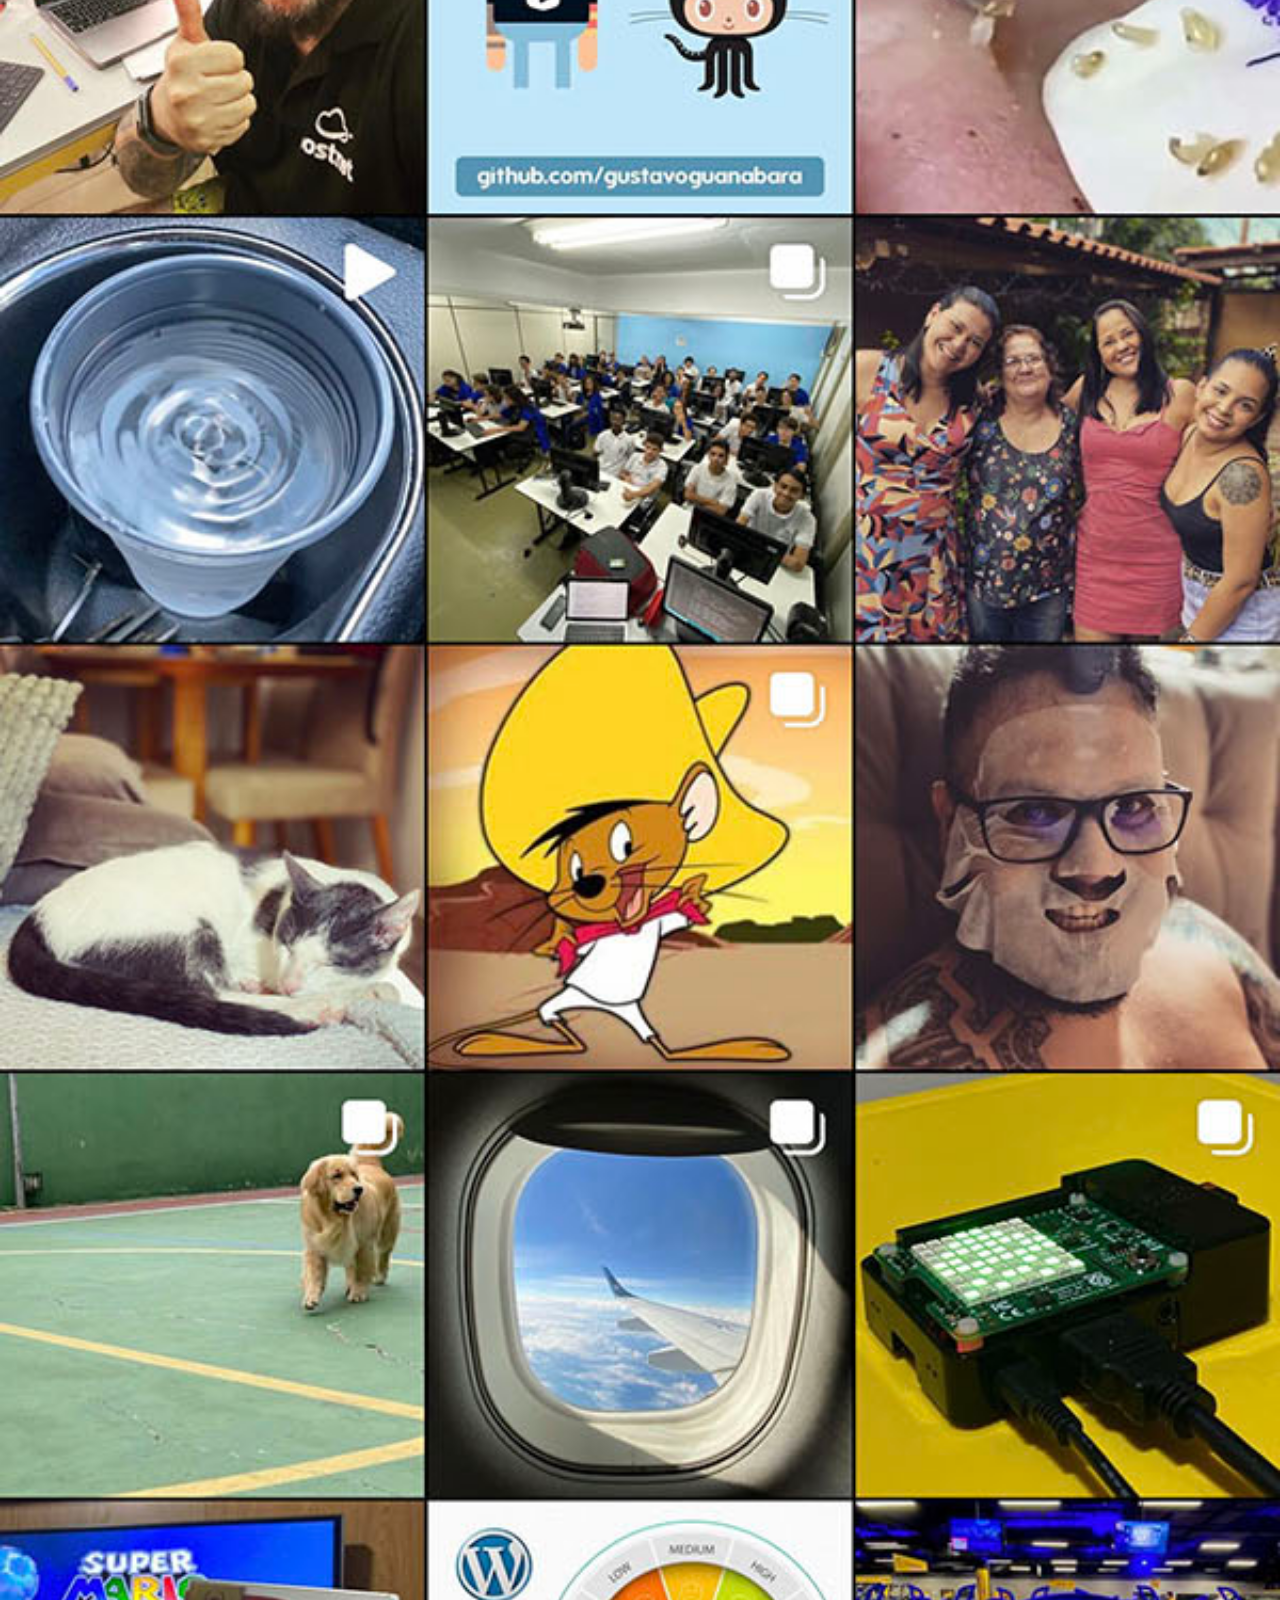
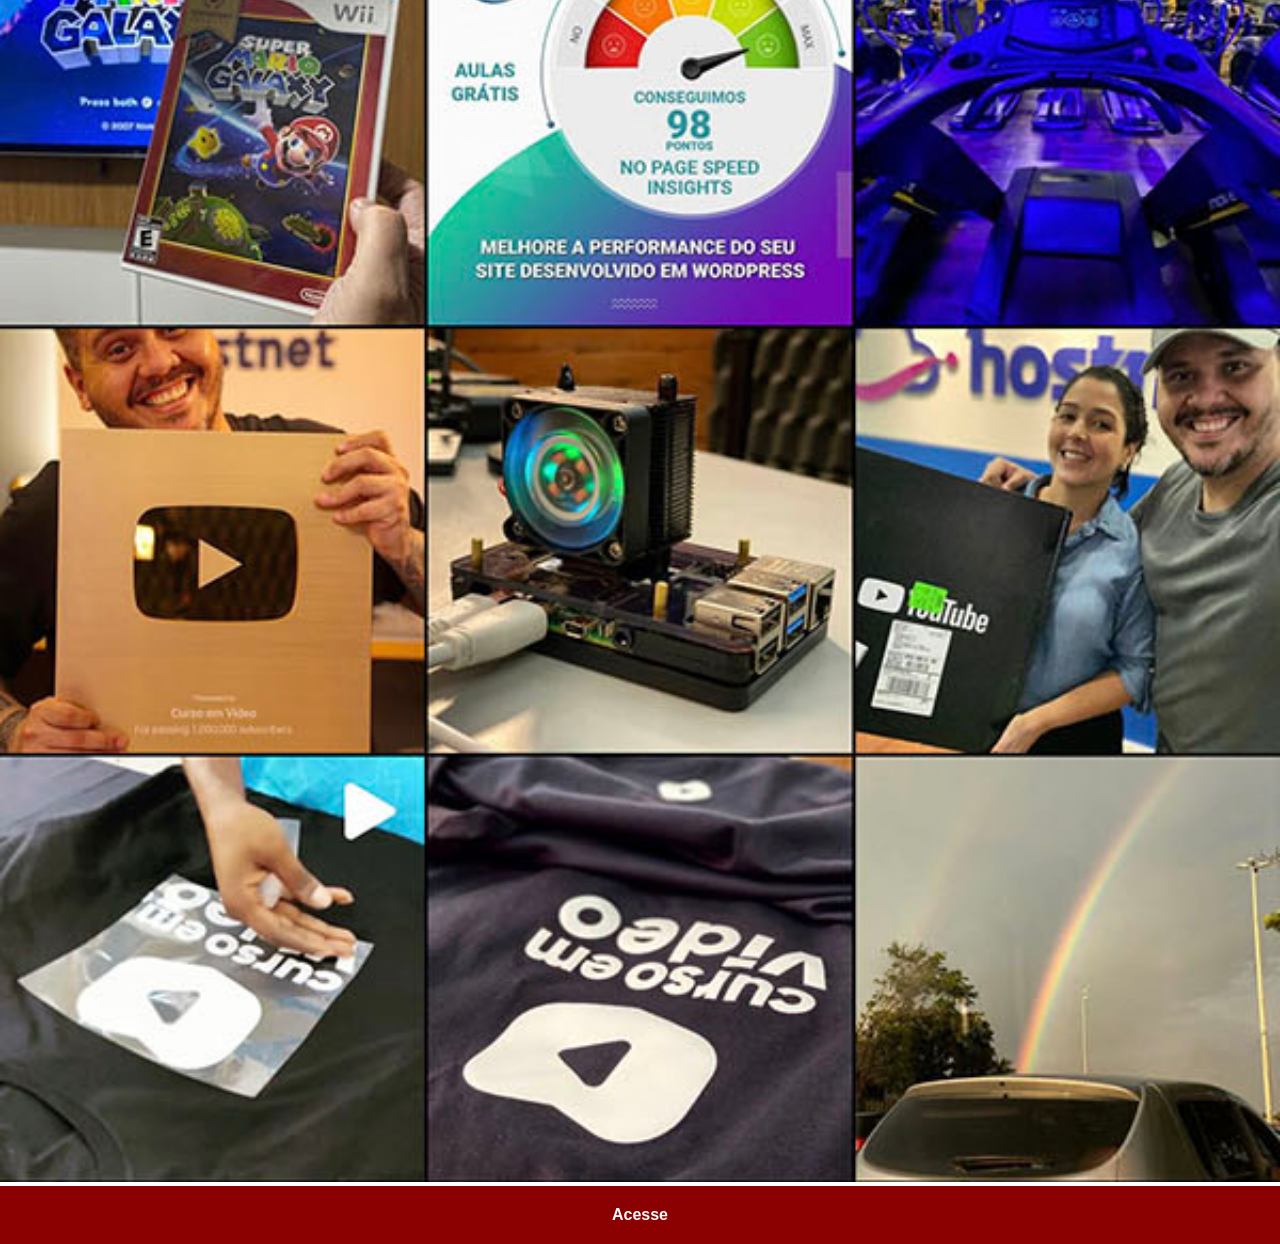
<file: instagram.html>
<!DOCTYPE html>
<html lang="pt-br">
<head>
    <meta charset="UTF-8">
    <meta name="viewport" content="width=device-width, initial-scale=1.0">
    <title>Instagram</title>
    <link rel="stylesheet" href="estilos/social.css">
</head>
<body>
    <img src="imagens/tela-instagram.jpg" alt="Instagram">
    <a href="https://www.instagram.com/gustavoguanabara" target="_blank">Acesse</a>
</body>
</html>
</file>
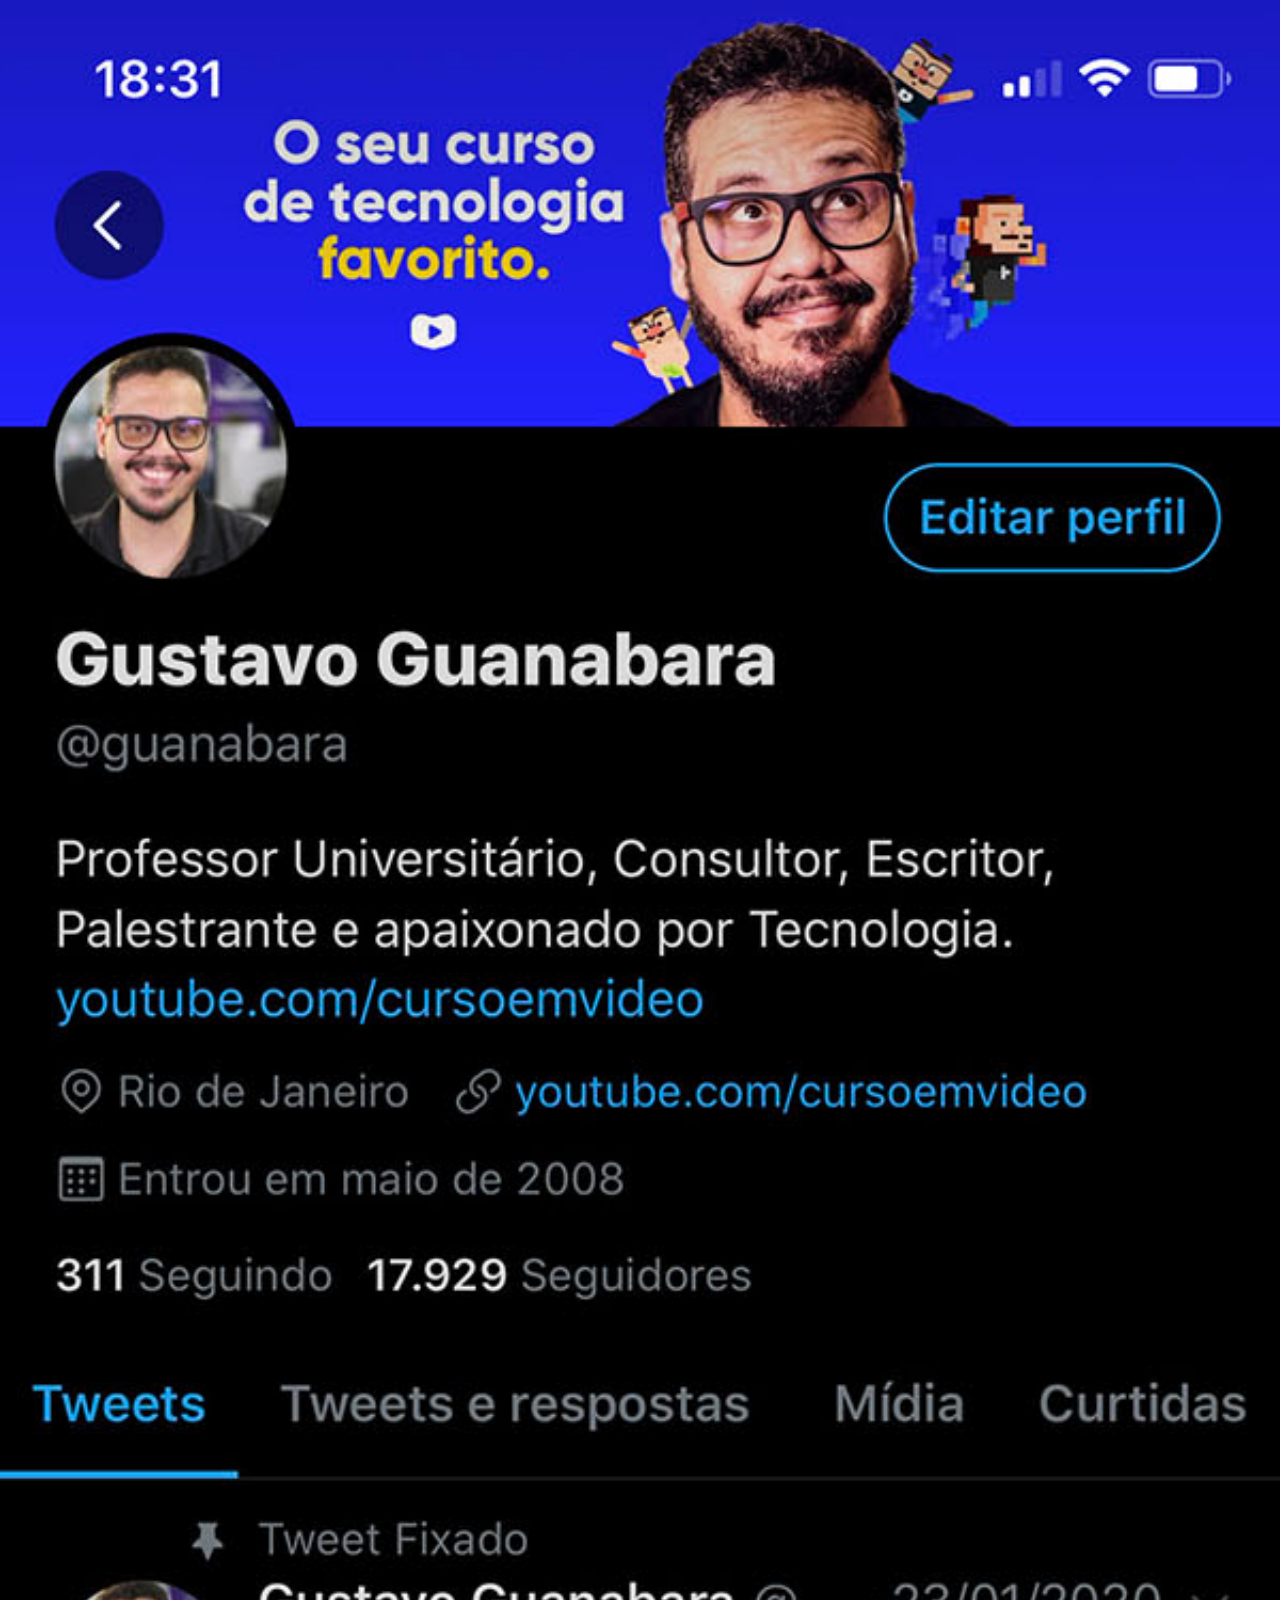
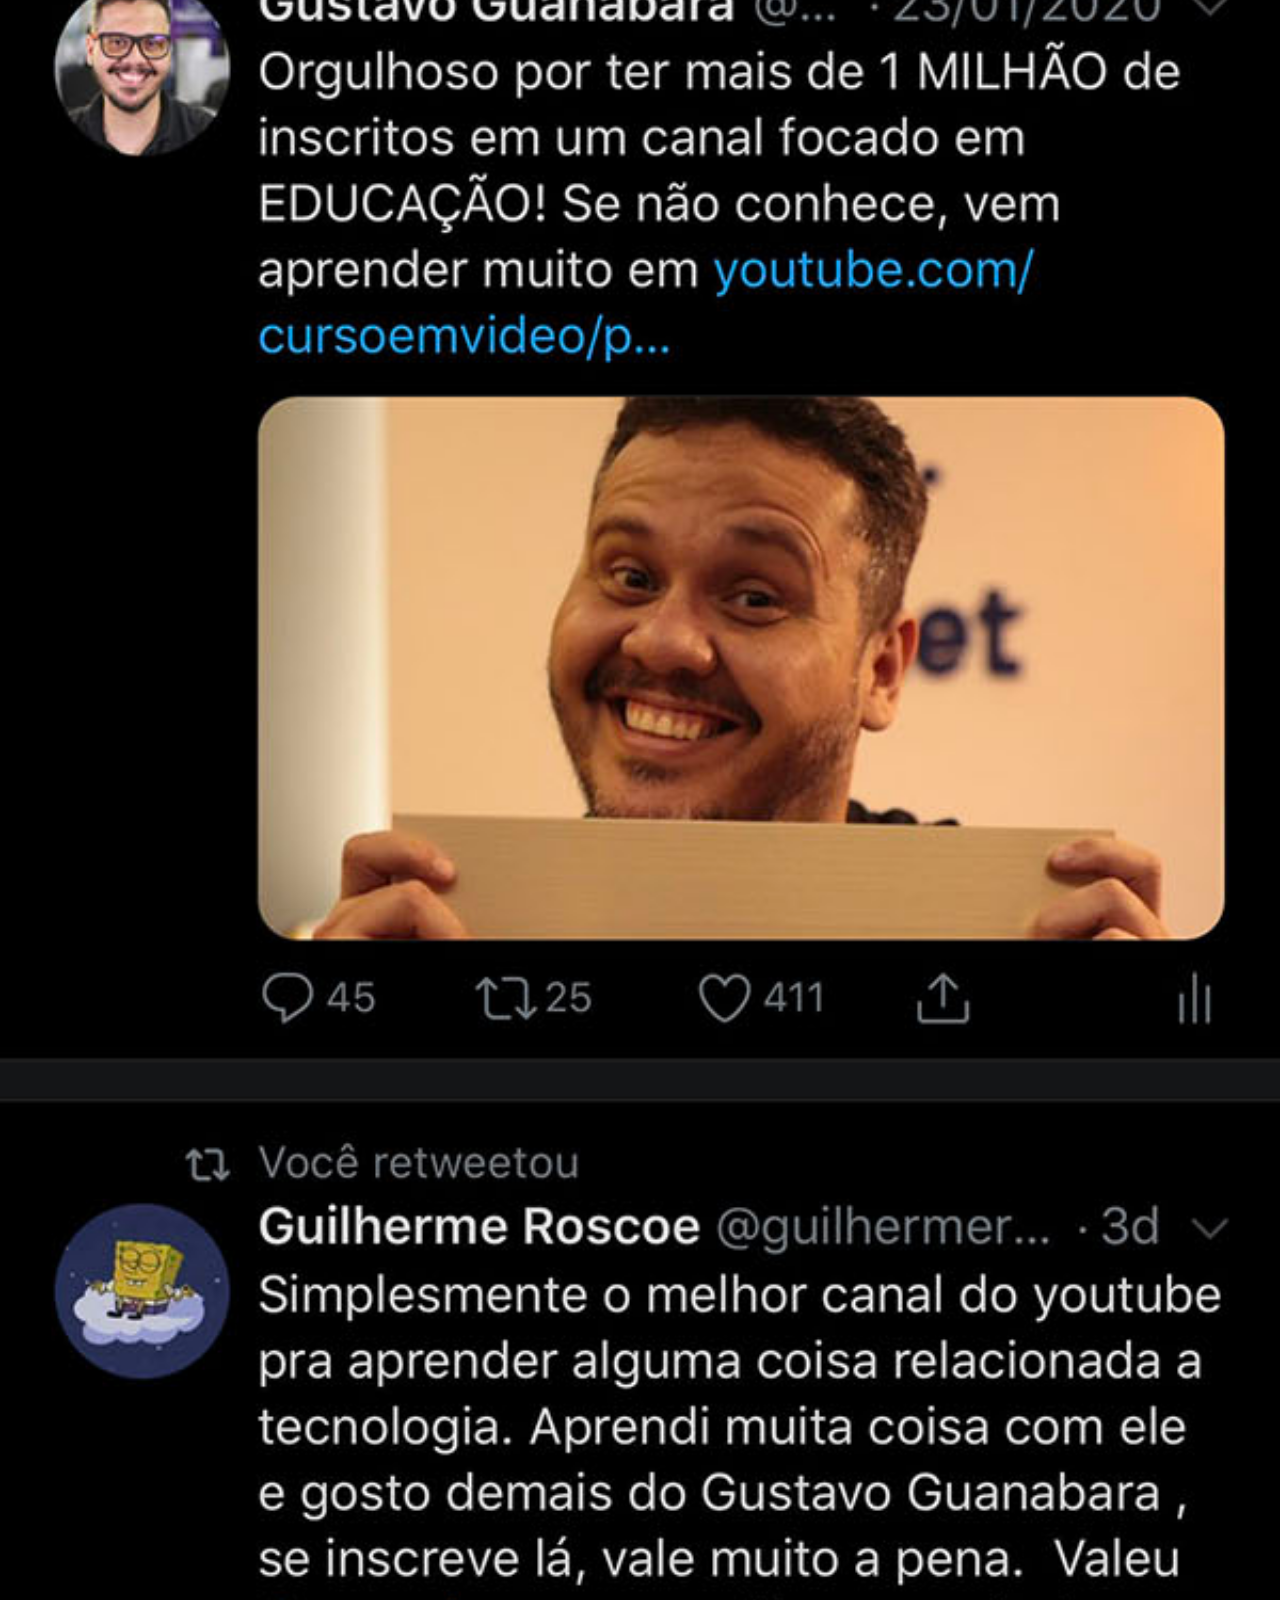
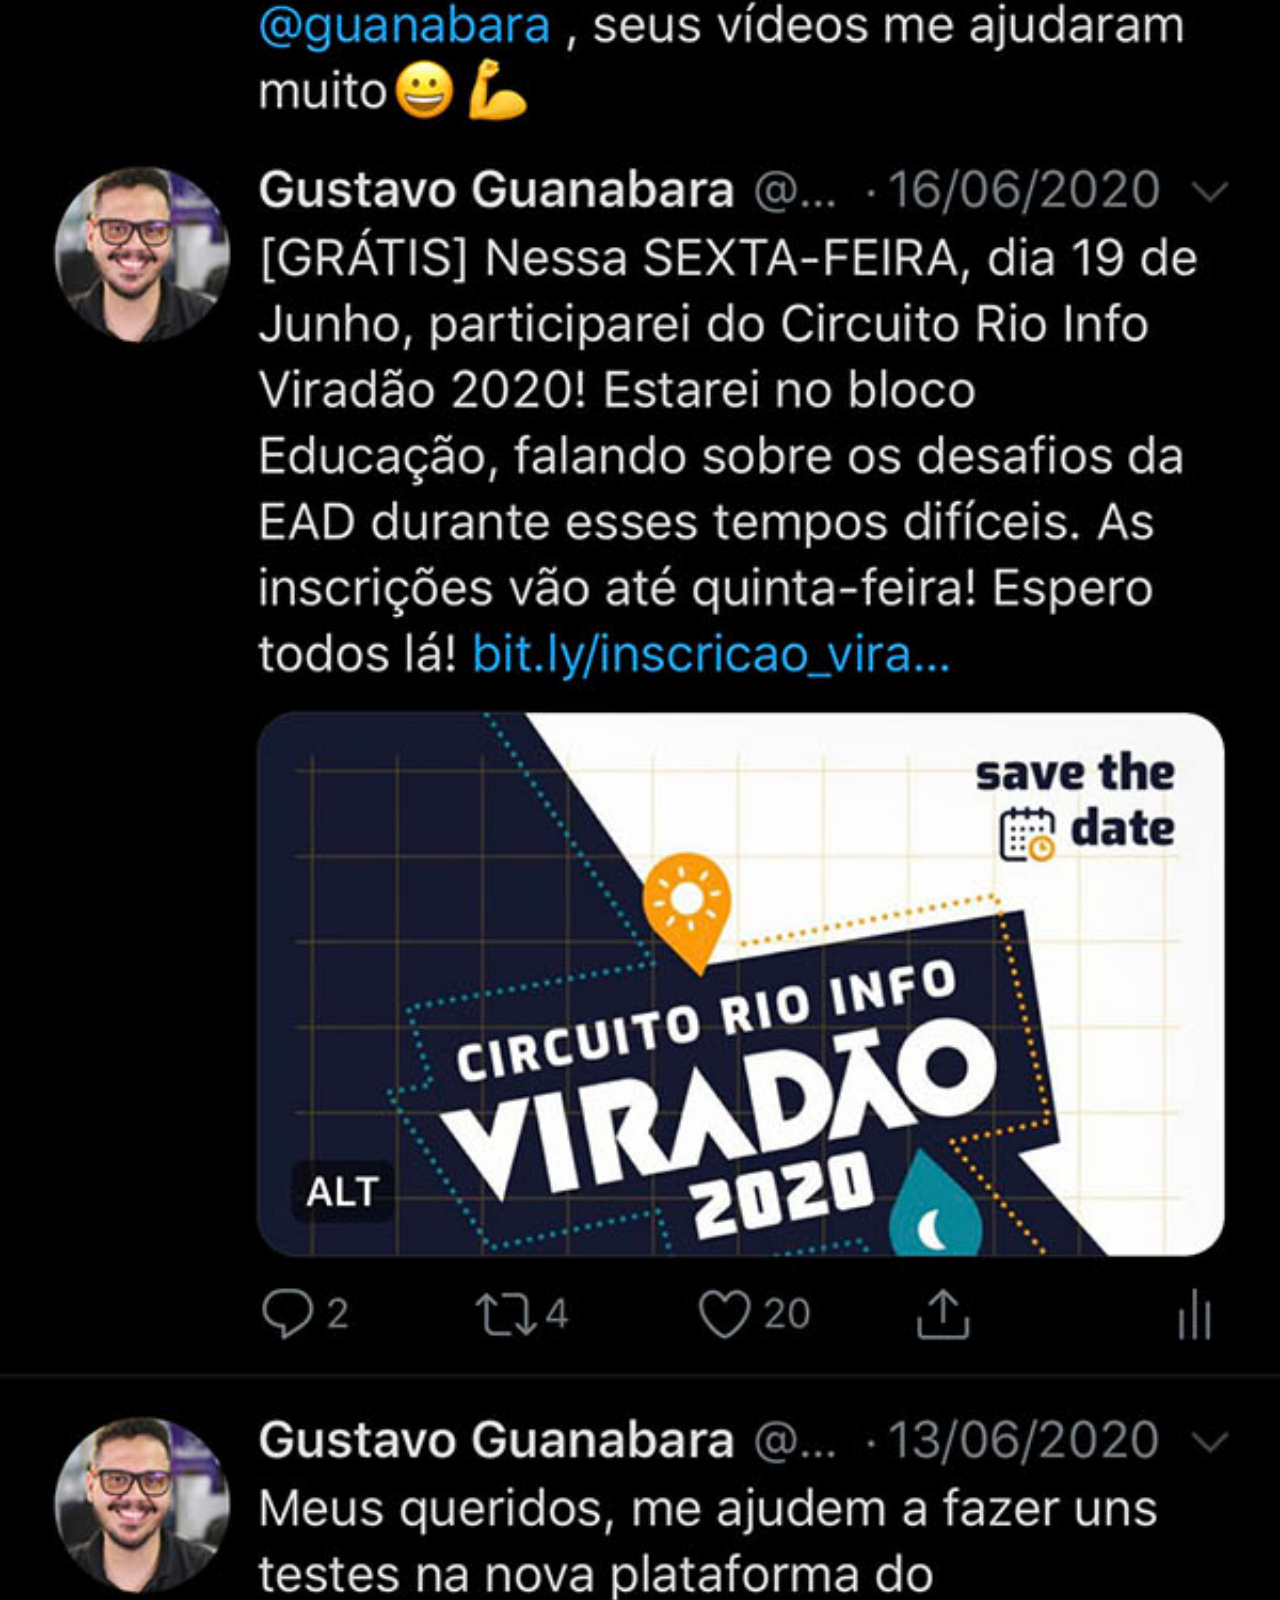
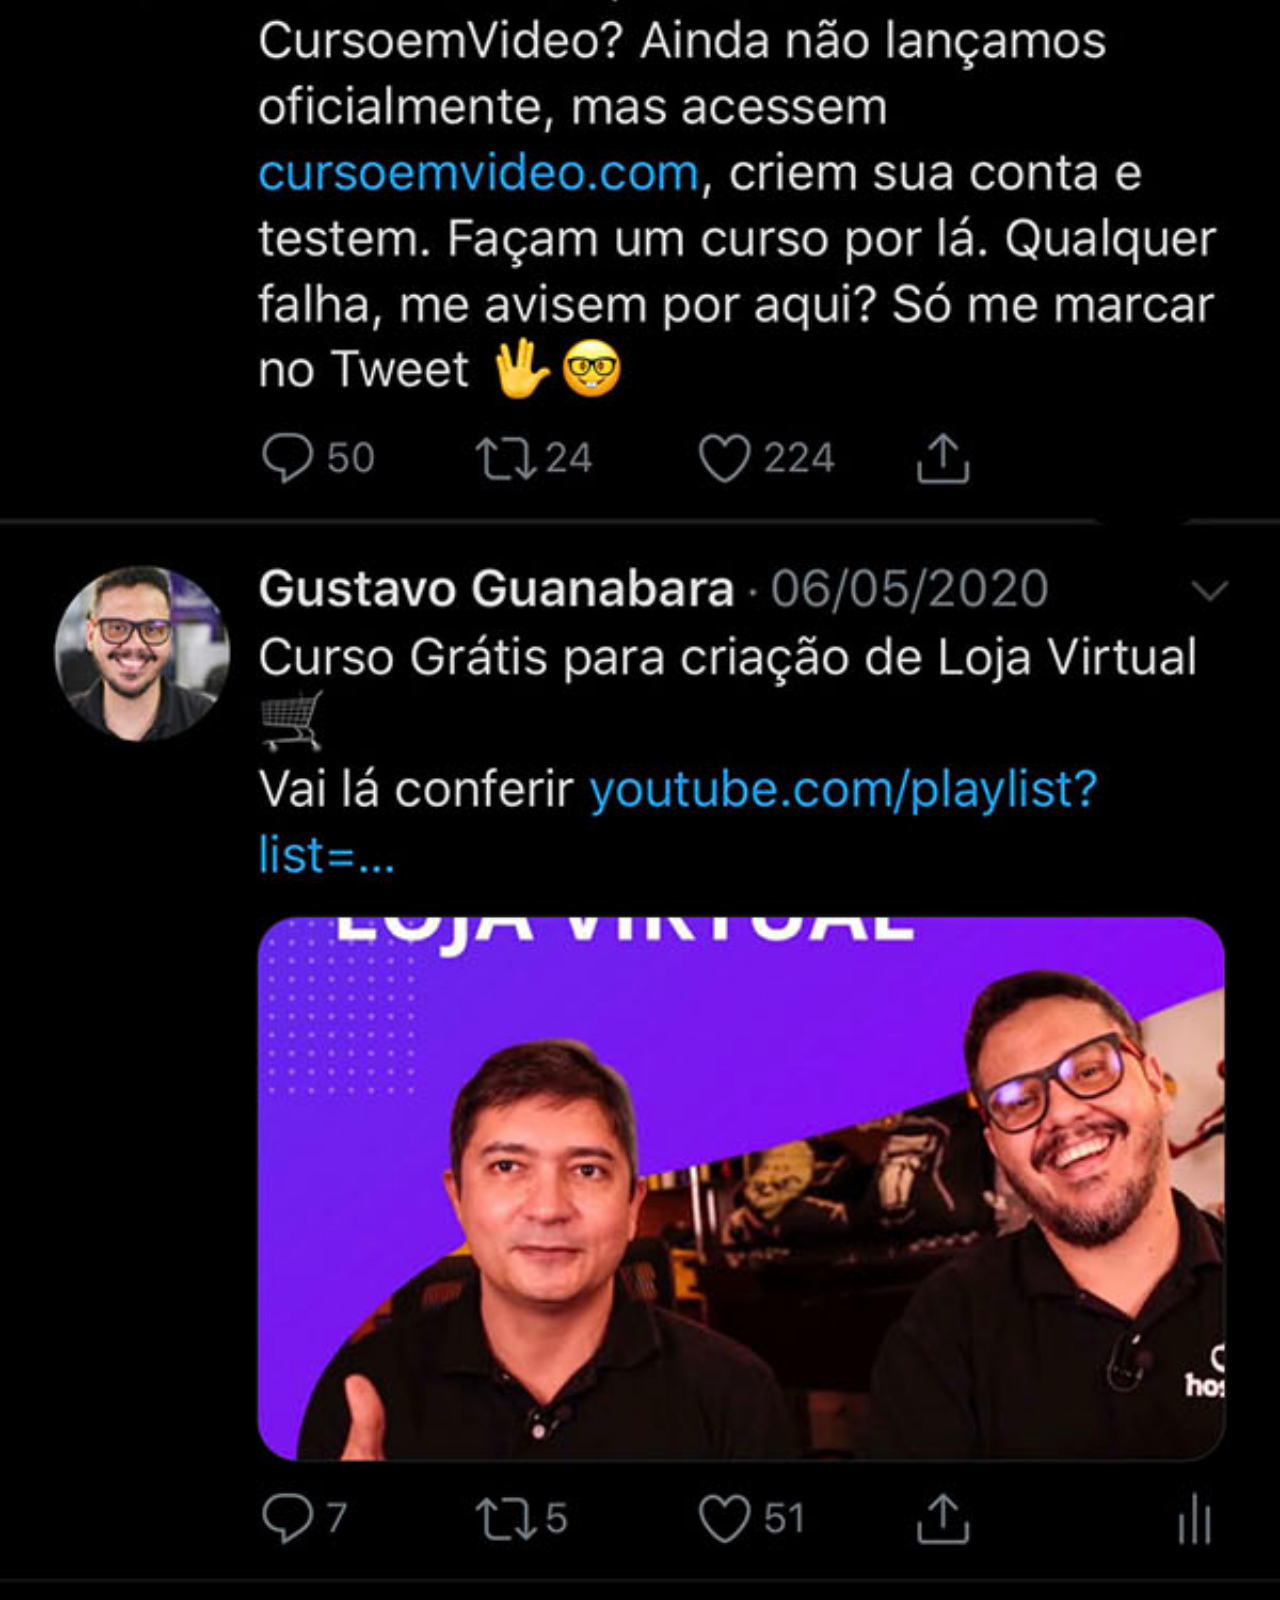
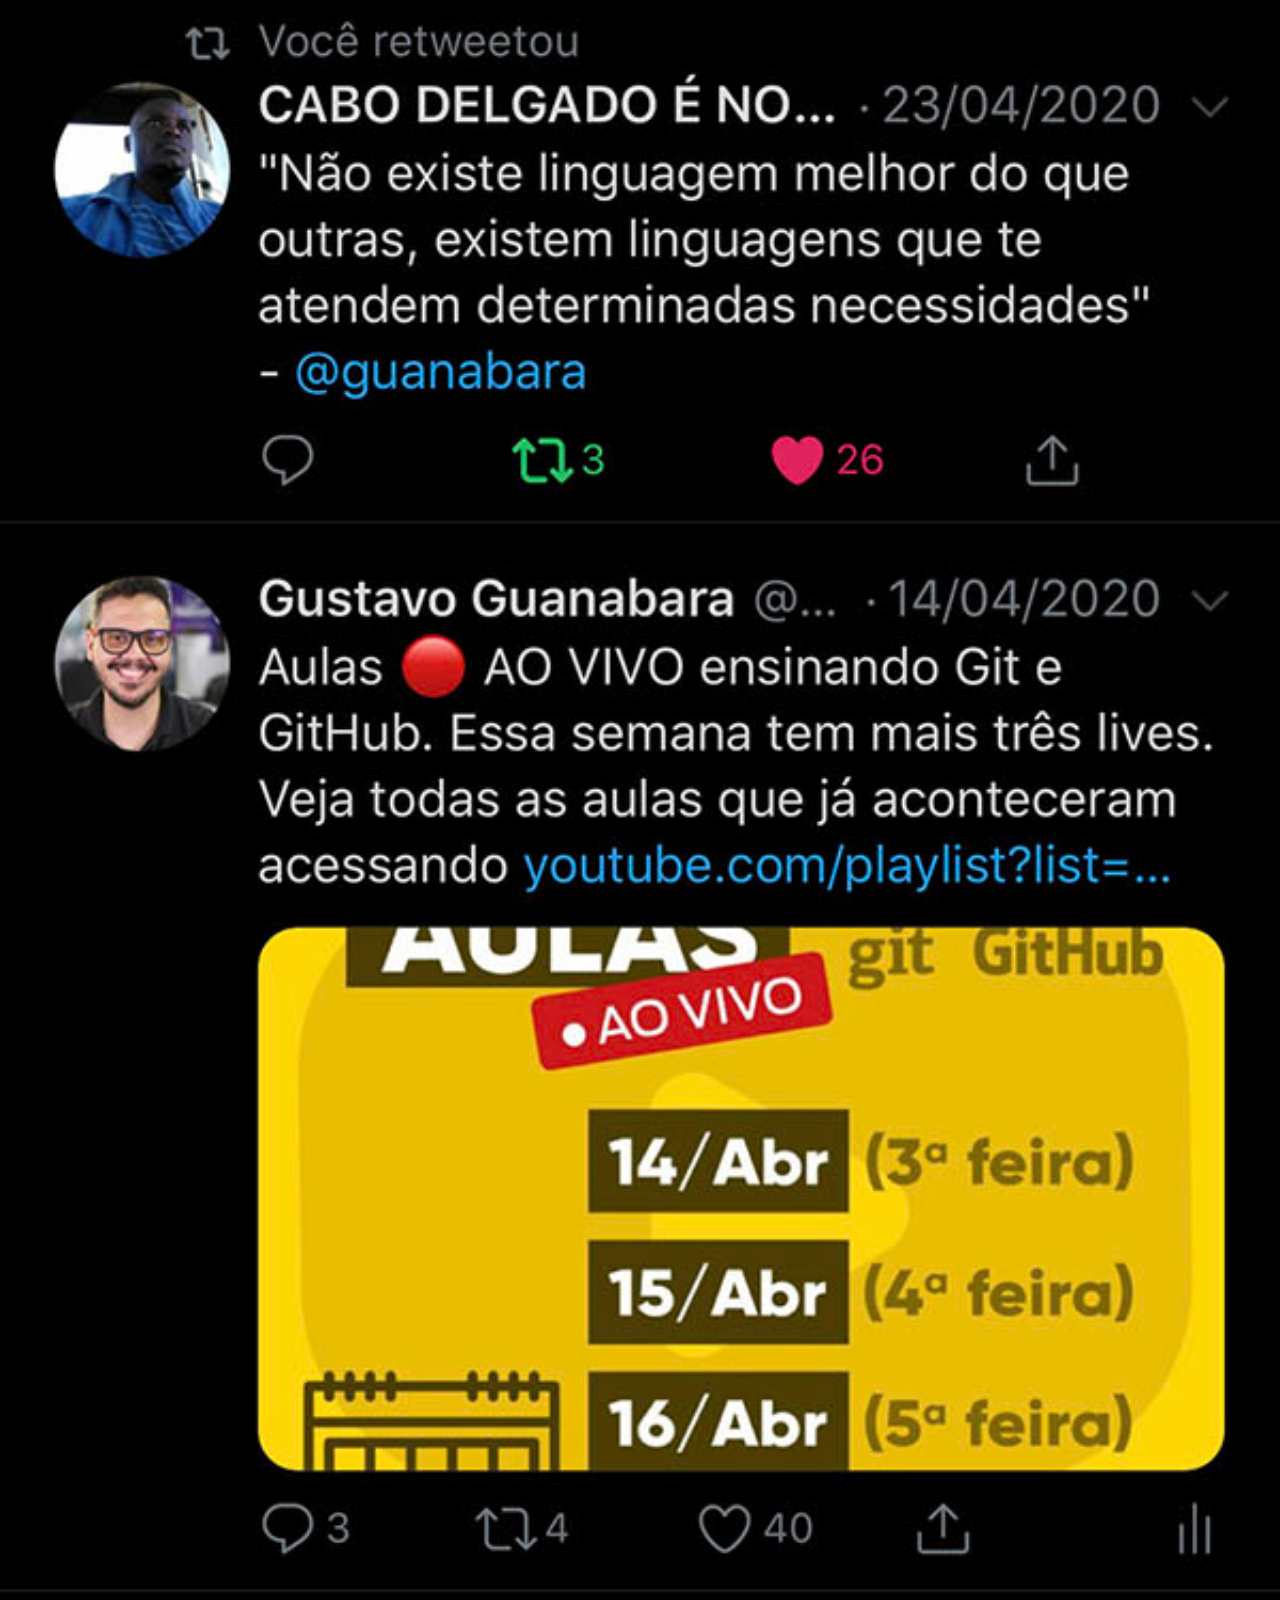
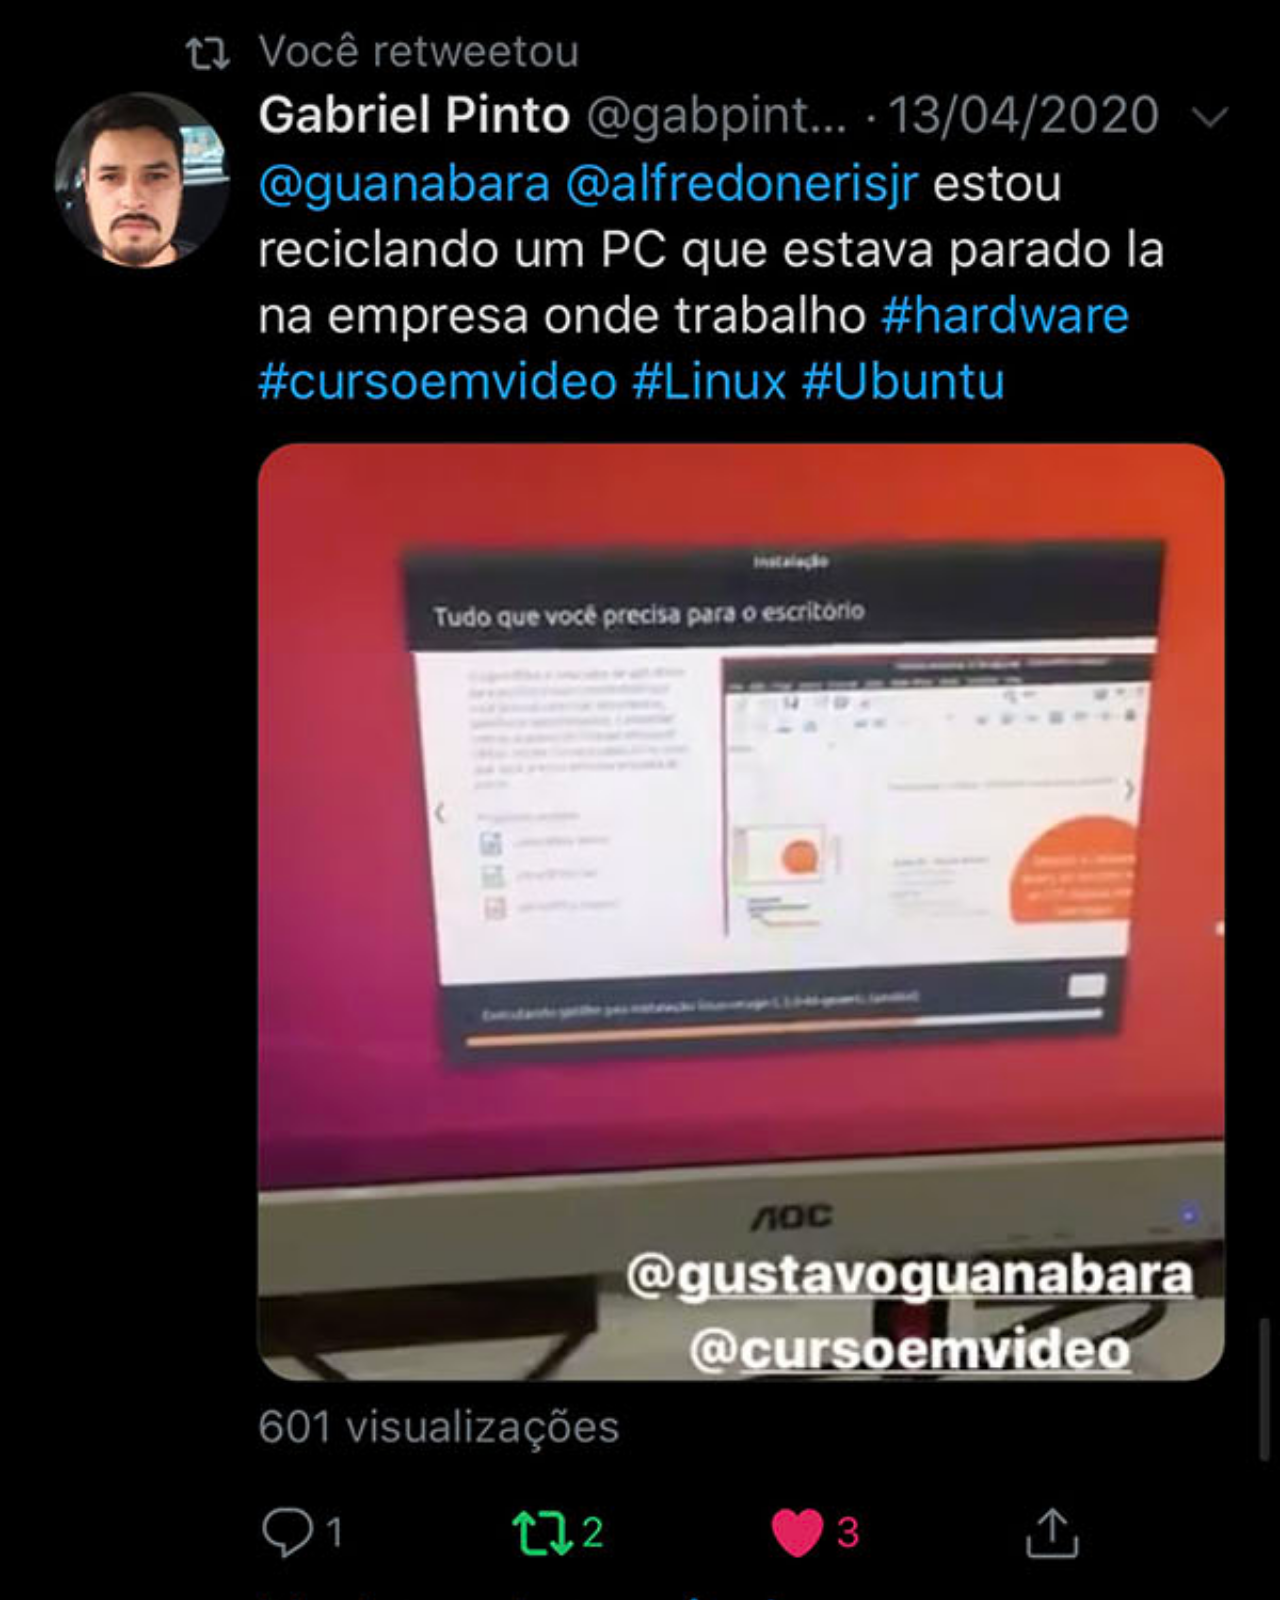
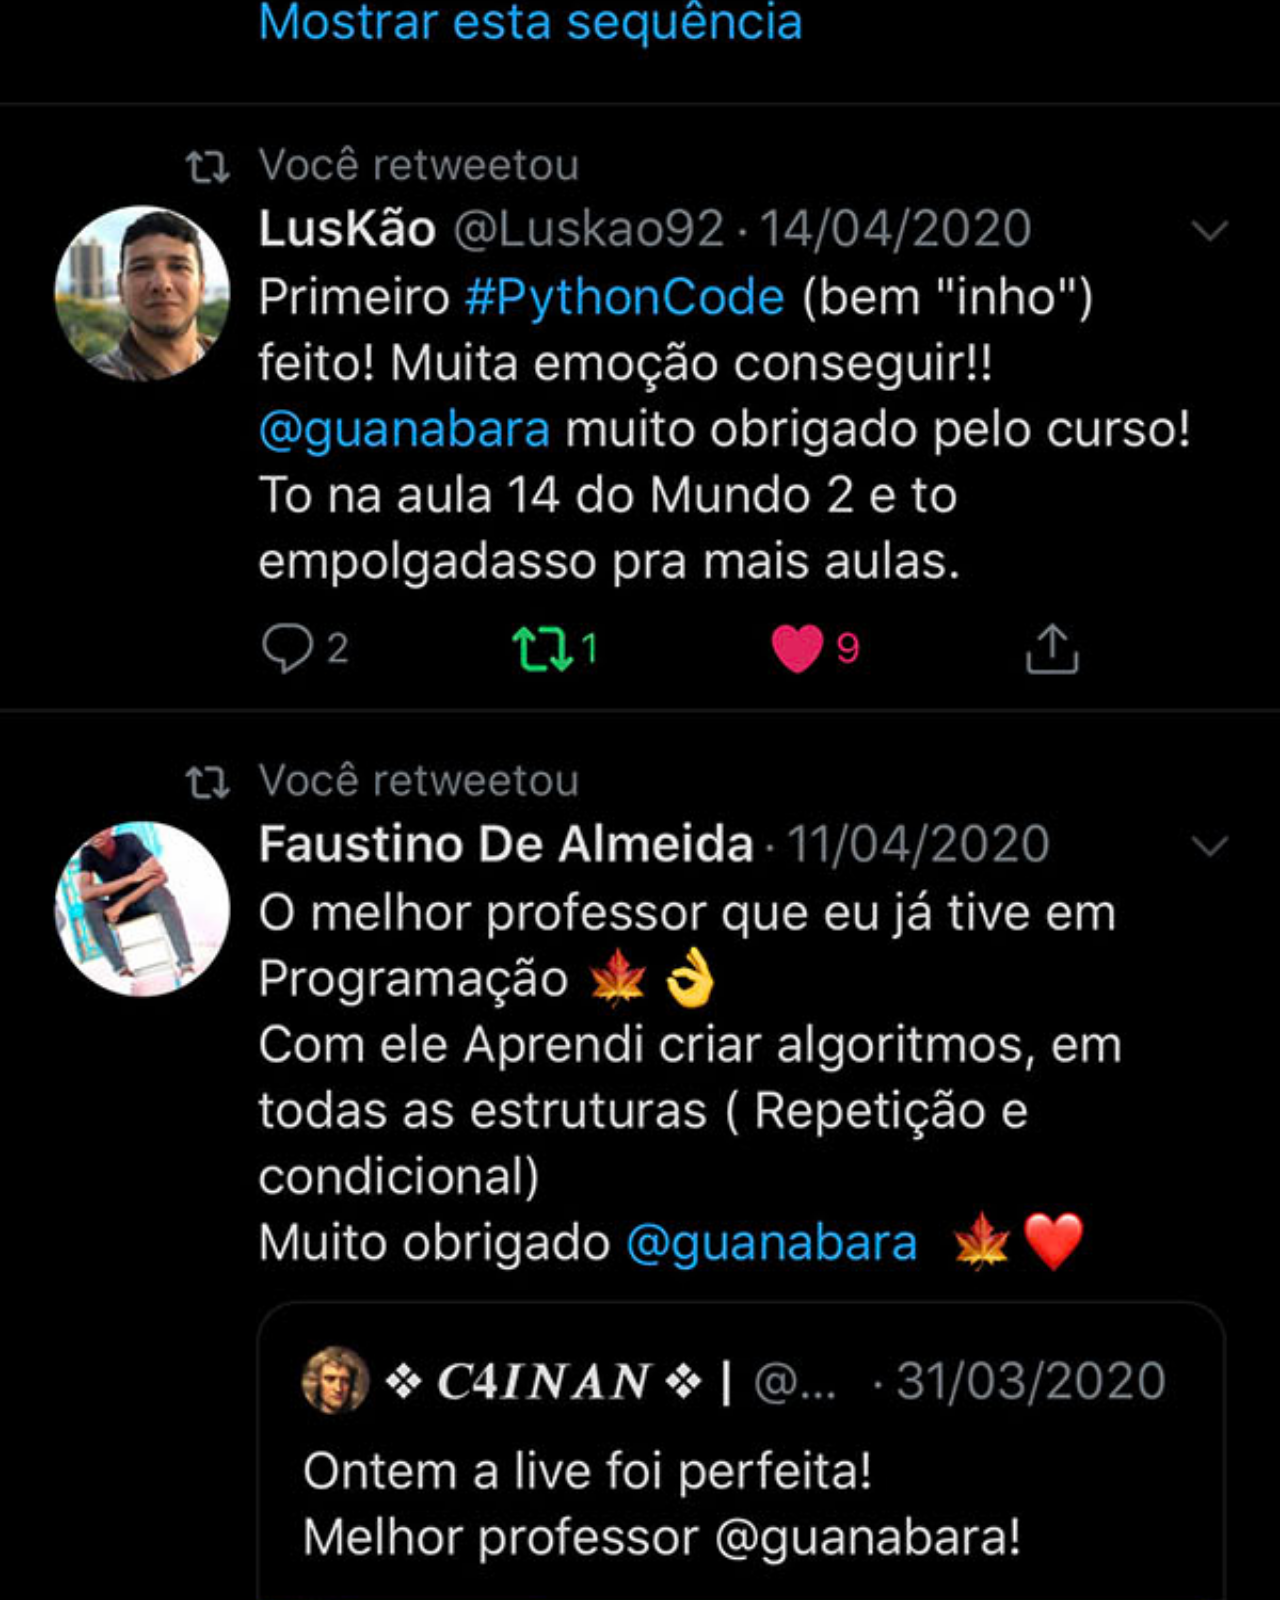
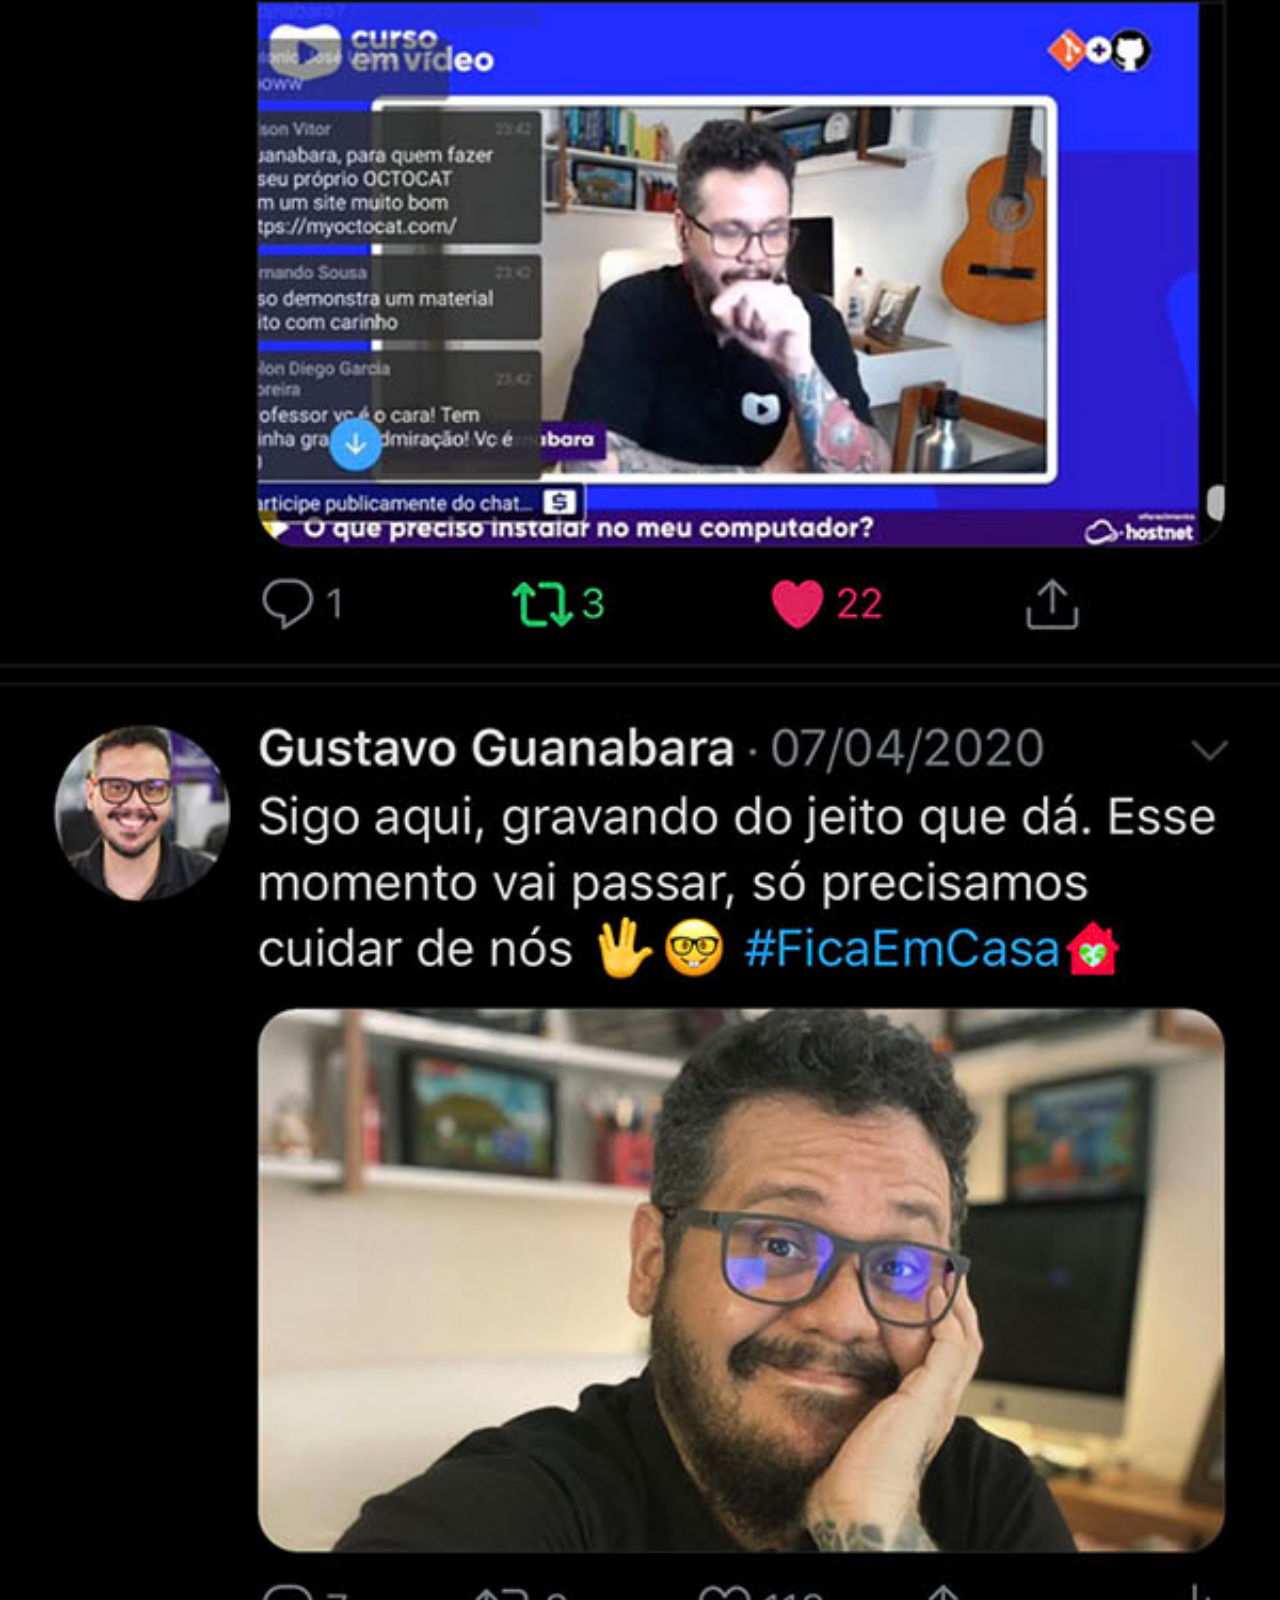
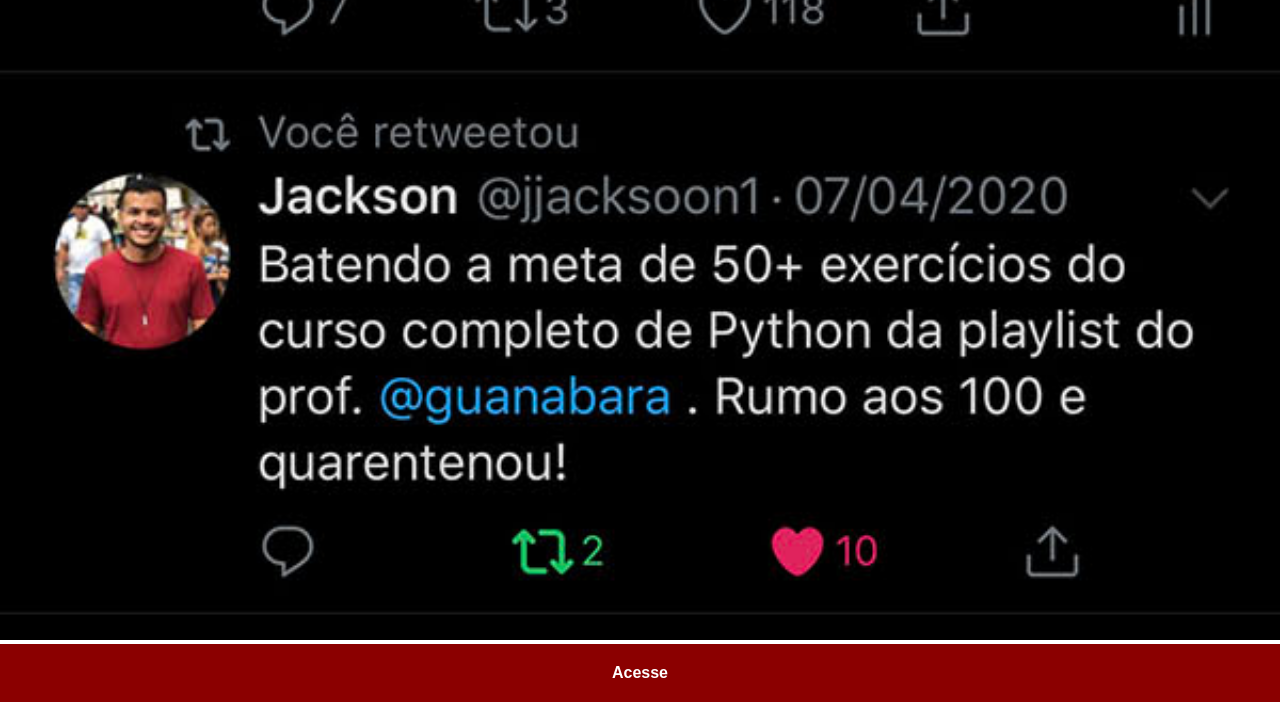
<file: twitter.html>
<!DOCTYPE html>
<html lang="pt-br">
<head>
    <meta charset="UTF-8">
    <meta name="viewport" content="width=device-width, initial-scale=1.0">
    <title>Twitter</title>
    <link rel="stylesheet" href="estilos/social.css">
</head>
<body>
    <img src="imagens/tela-twitter.jpg" alt="Twitter">
    <a href="https://x.com/guanabara" target="_blank">Acesse</a>
</body>
</html>
</file>
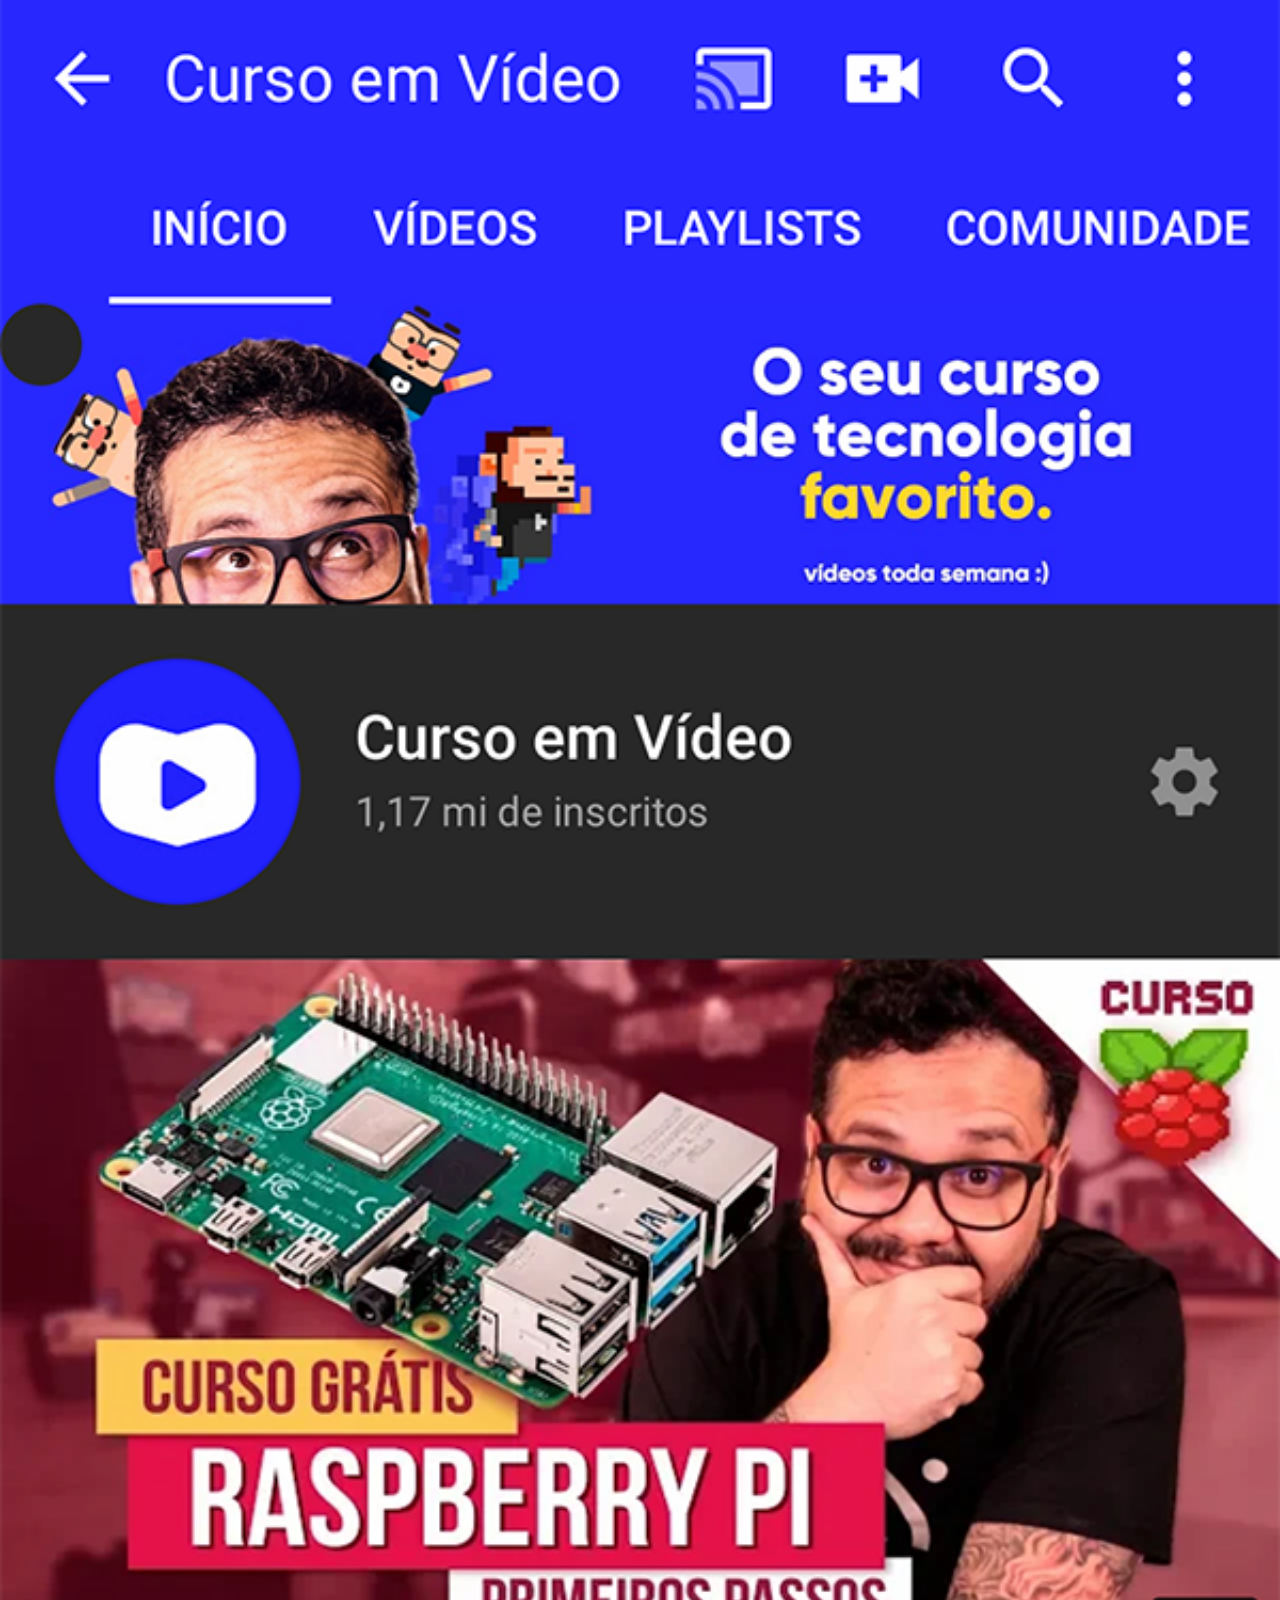
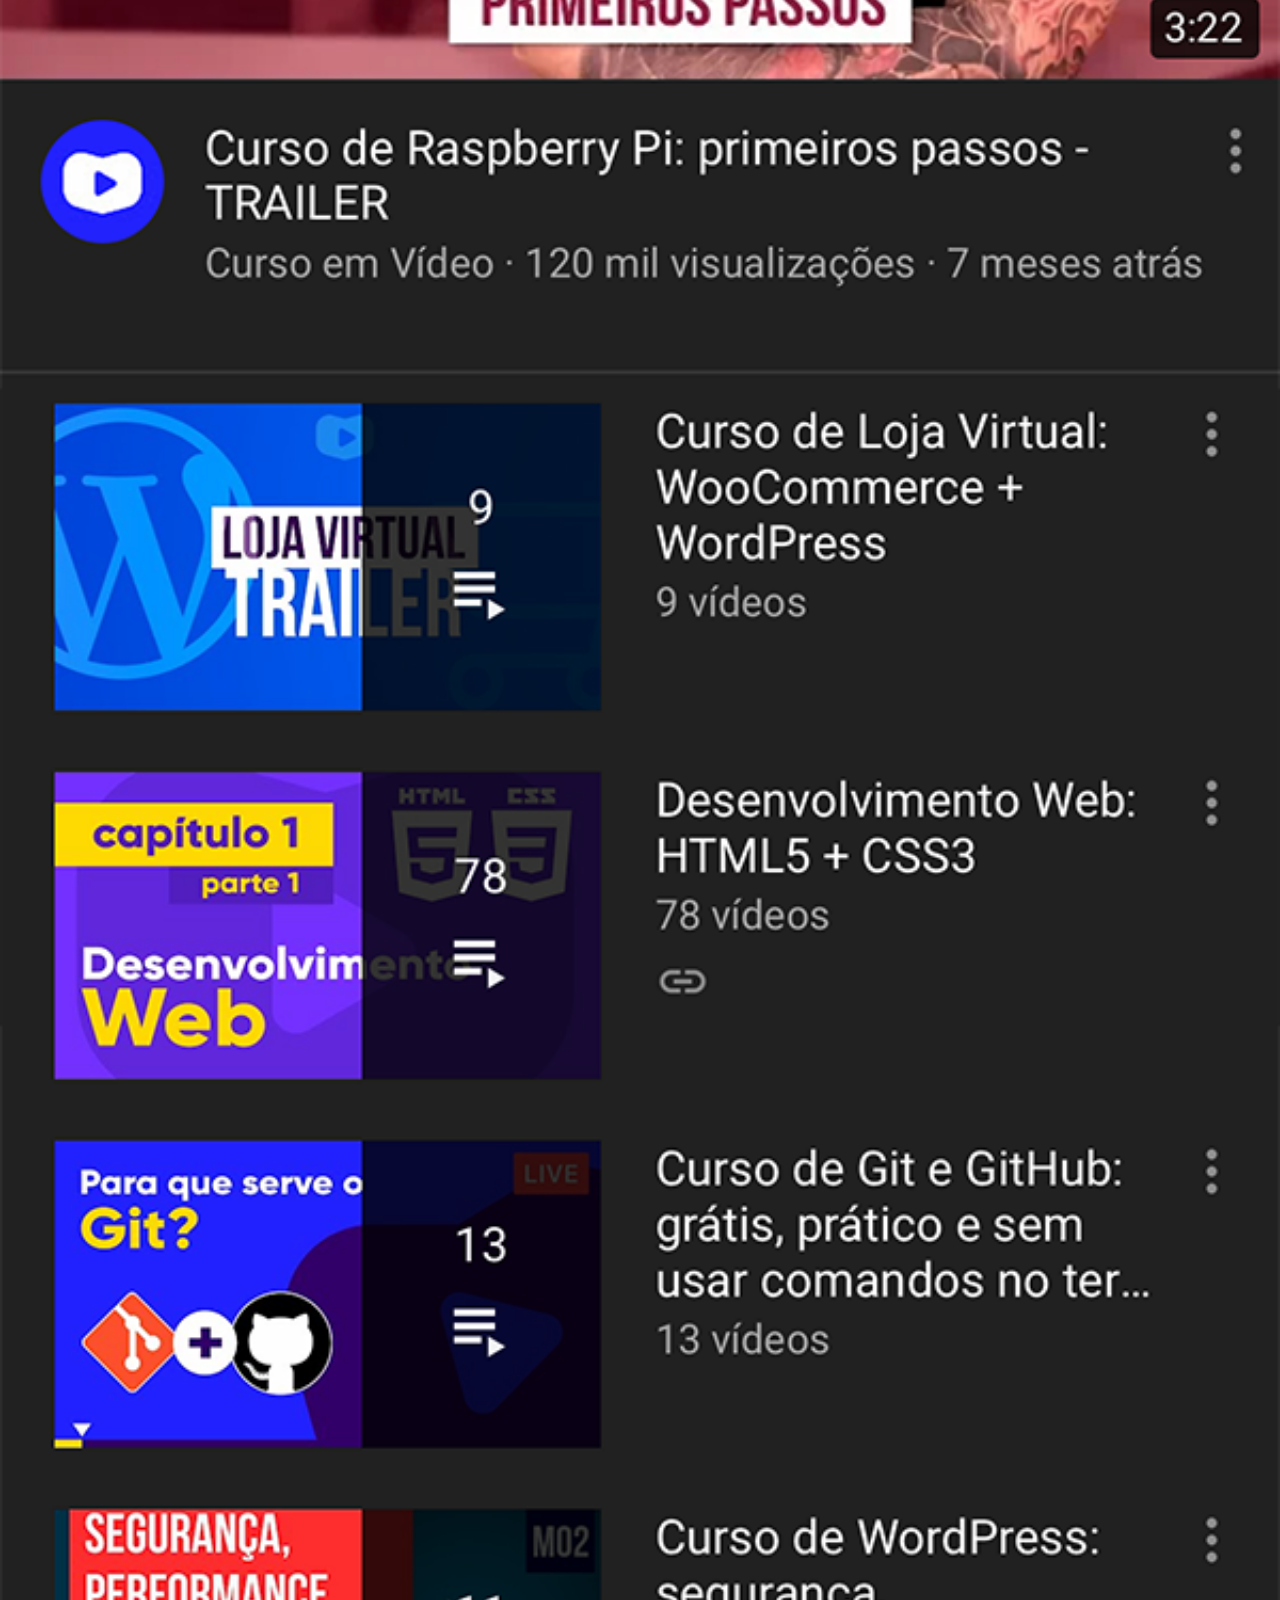
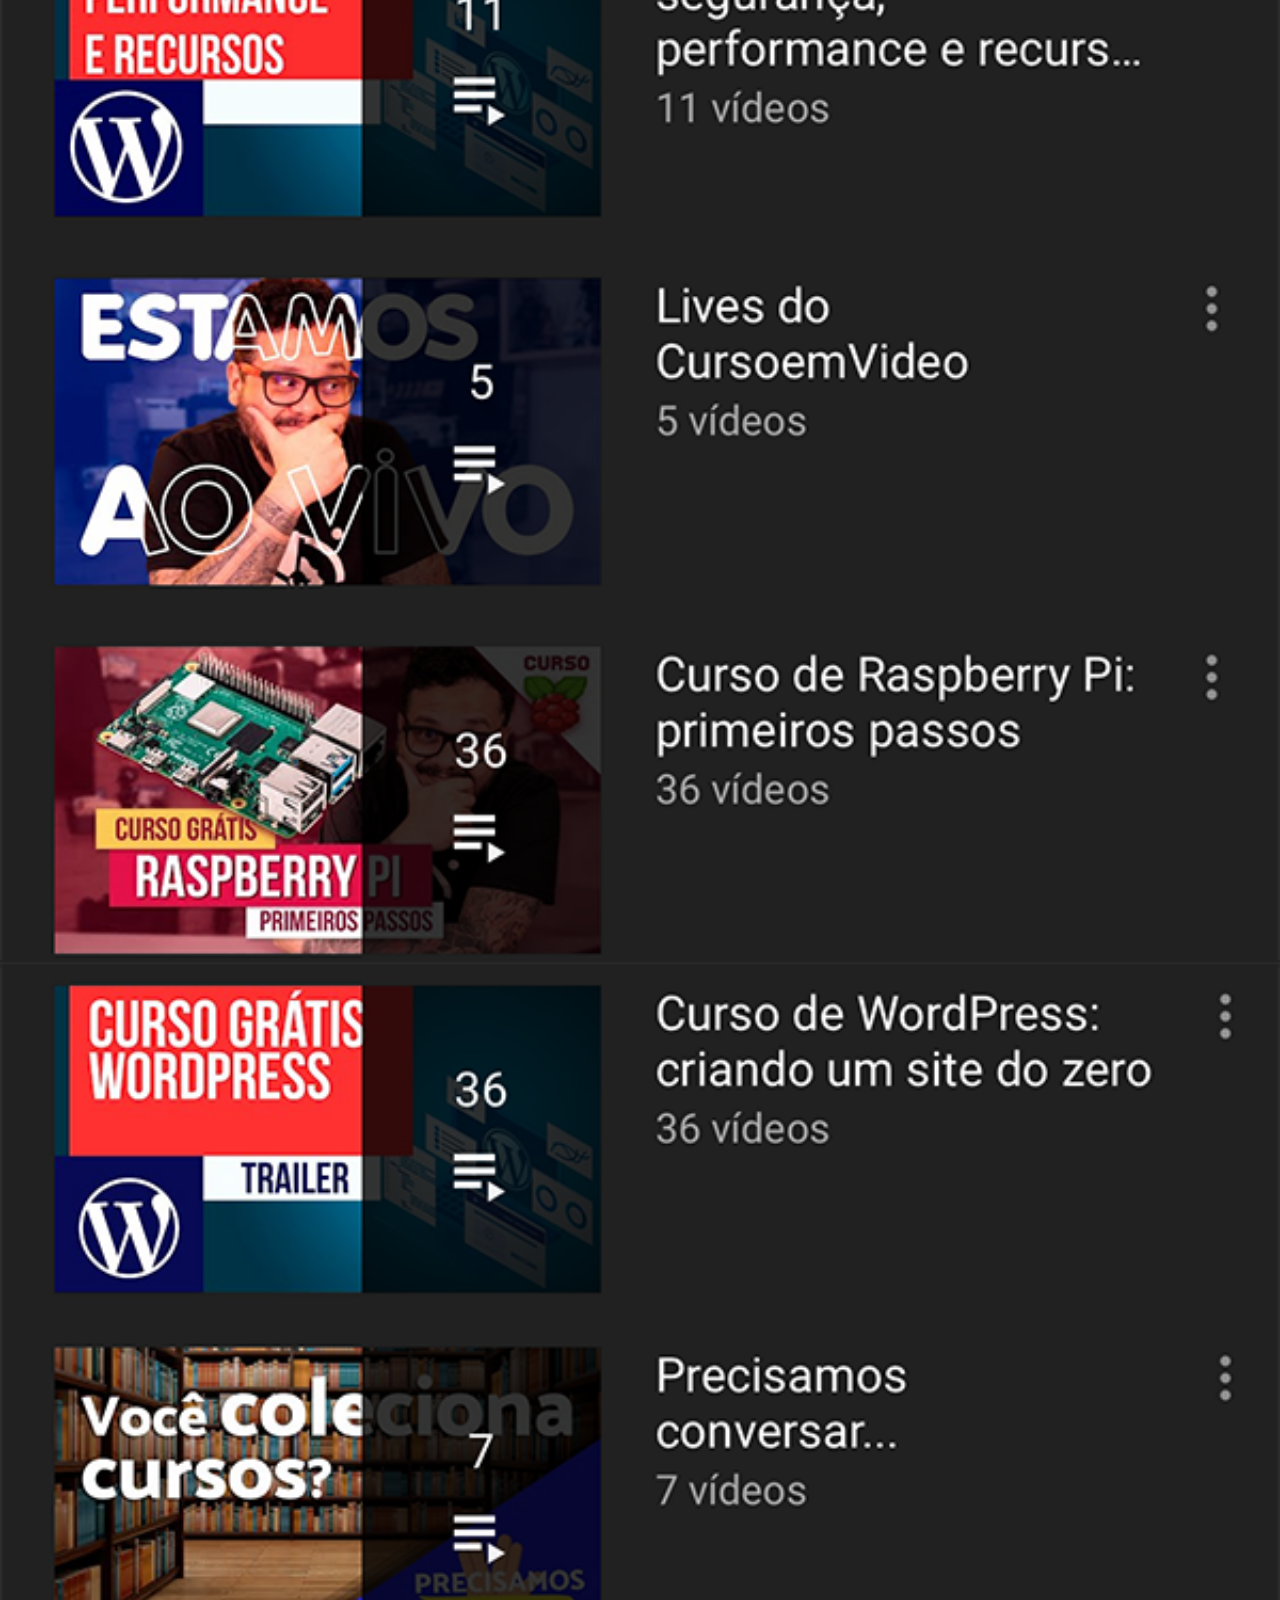
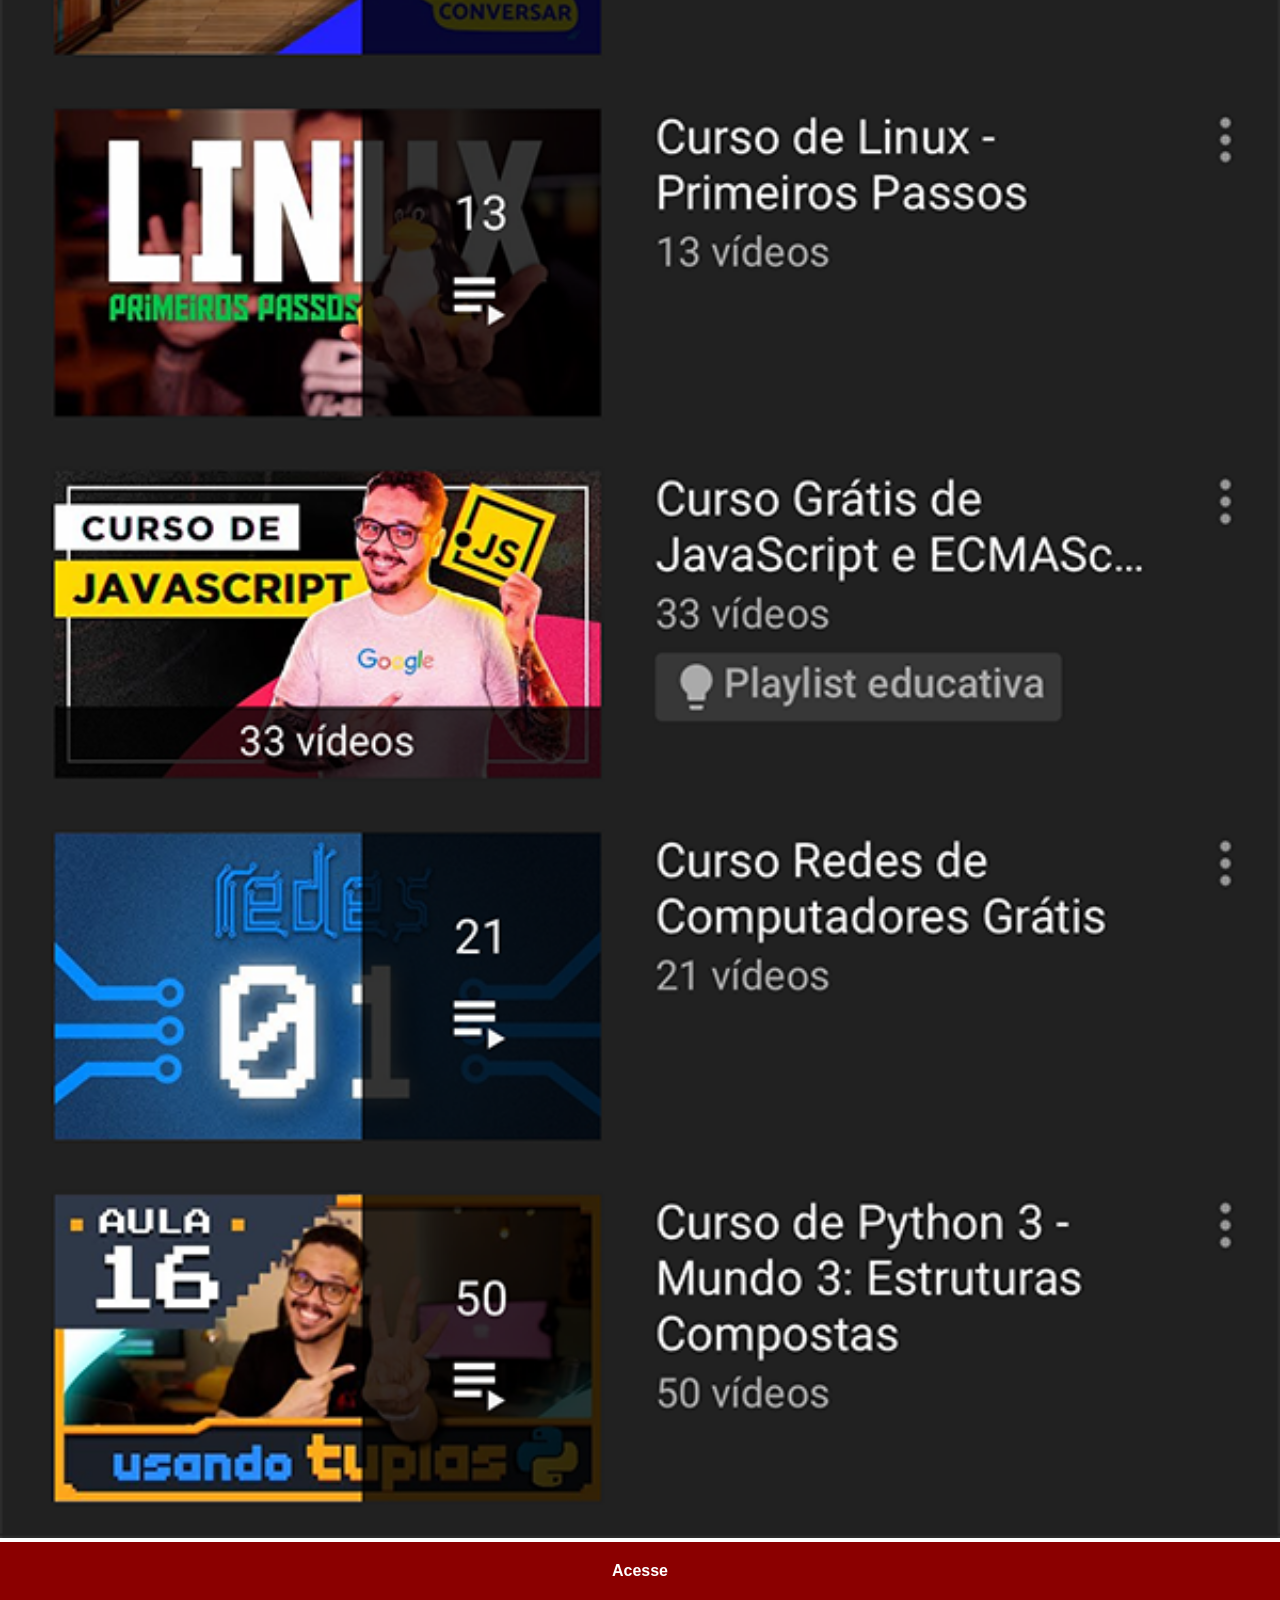
<file: youtube.html>
<!DOCTYPE html>
<html lang="pt-br">
<head>
    <meta charset="UTF-8">
    <meta name="viewport" content="width=device-width, initial-scale=1.0">
    <title>YouTube</title>
   <link rel="stylesheet" href="estilos/social.css">
</head>
<body>
    <img src="imagens/tela-youtube.png" alt="YouTube">
    <a href="https://www.youtube.com/@cursoemvideo/playlists" target="_blank">Acesse</a>
</body>
</html>
</file>
<file: estilos/style.css>
@charset "UTF-8";

* {
    margin: 0px;
    padding: 0px;
    font-family: Arial, Helvetica, sans-serif;
}

html, body {
    height: 100vh;
    width: 100vw;
    background-color: black;
}

body {
    background: url('../imagens/fundo-madeira.jpg') no-repeat top center;
    background-size: cover;
    background-attachment: fixed;
}

main {
    position: relative;
    height: 100vh;
}

section#telefone {
    position: absolute;
    top: 50%;
    left: 50%;
    transform: translate(-50%, -50%);

    height: 627px;
    width: 311px;
    background: url('../imagens/frame-iphone.png') no-repeat;
}

iframe#tela {
    position: relative;
    top: 80px;
    left: 22px;
    width: 267px;
    height: 471px;
}

    section#redes-sociais {
        text-align: right;
    }

    section#redes-sociais img {
        width: 50px;
        margin: 10px;
        border-radius: 50%;
        box-shadow: 2px 2px 5px rgba(0, 0, 0, 0.441);
        box-sizing: border-box;
    }

    section#redes-sociais img:hover {
        border: 2px solid rgba(255, 255, 255, 0.637);
        transform: translate(-3px, -3px);
        box-shadow: 5px 5px 10px rgba(0, 0, 0, 0.623);
        transition: transform 0.3s, border 1s
    }
</file>
<file: estilos/social.css>
@charset "UTF-8";

 * {
            margin: 0px;
            padding: 0px;
            font-family: Arial, Helvetica, sans-serif;
        }

        ::-webkit-scrollbar {
            width: 0px;
            height: 0px;
        }

        img {
            width: 100vw;
        }

        a {
            display: block;
            background-color: darkred;
            color: white;
            padding: 20px;
            text-align: center;
            font-weight: bolder;
            text-decoration: none;
        }

        a:hover {
            background-color: red;
        }
</file>
